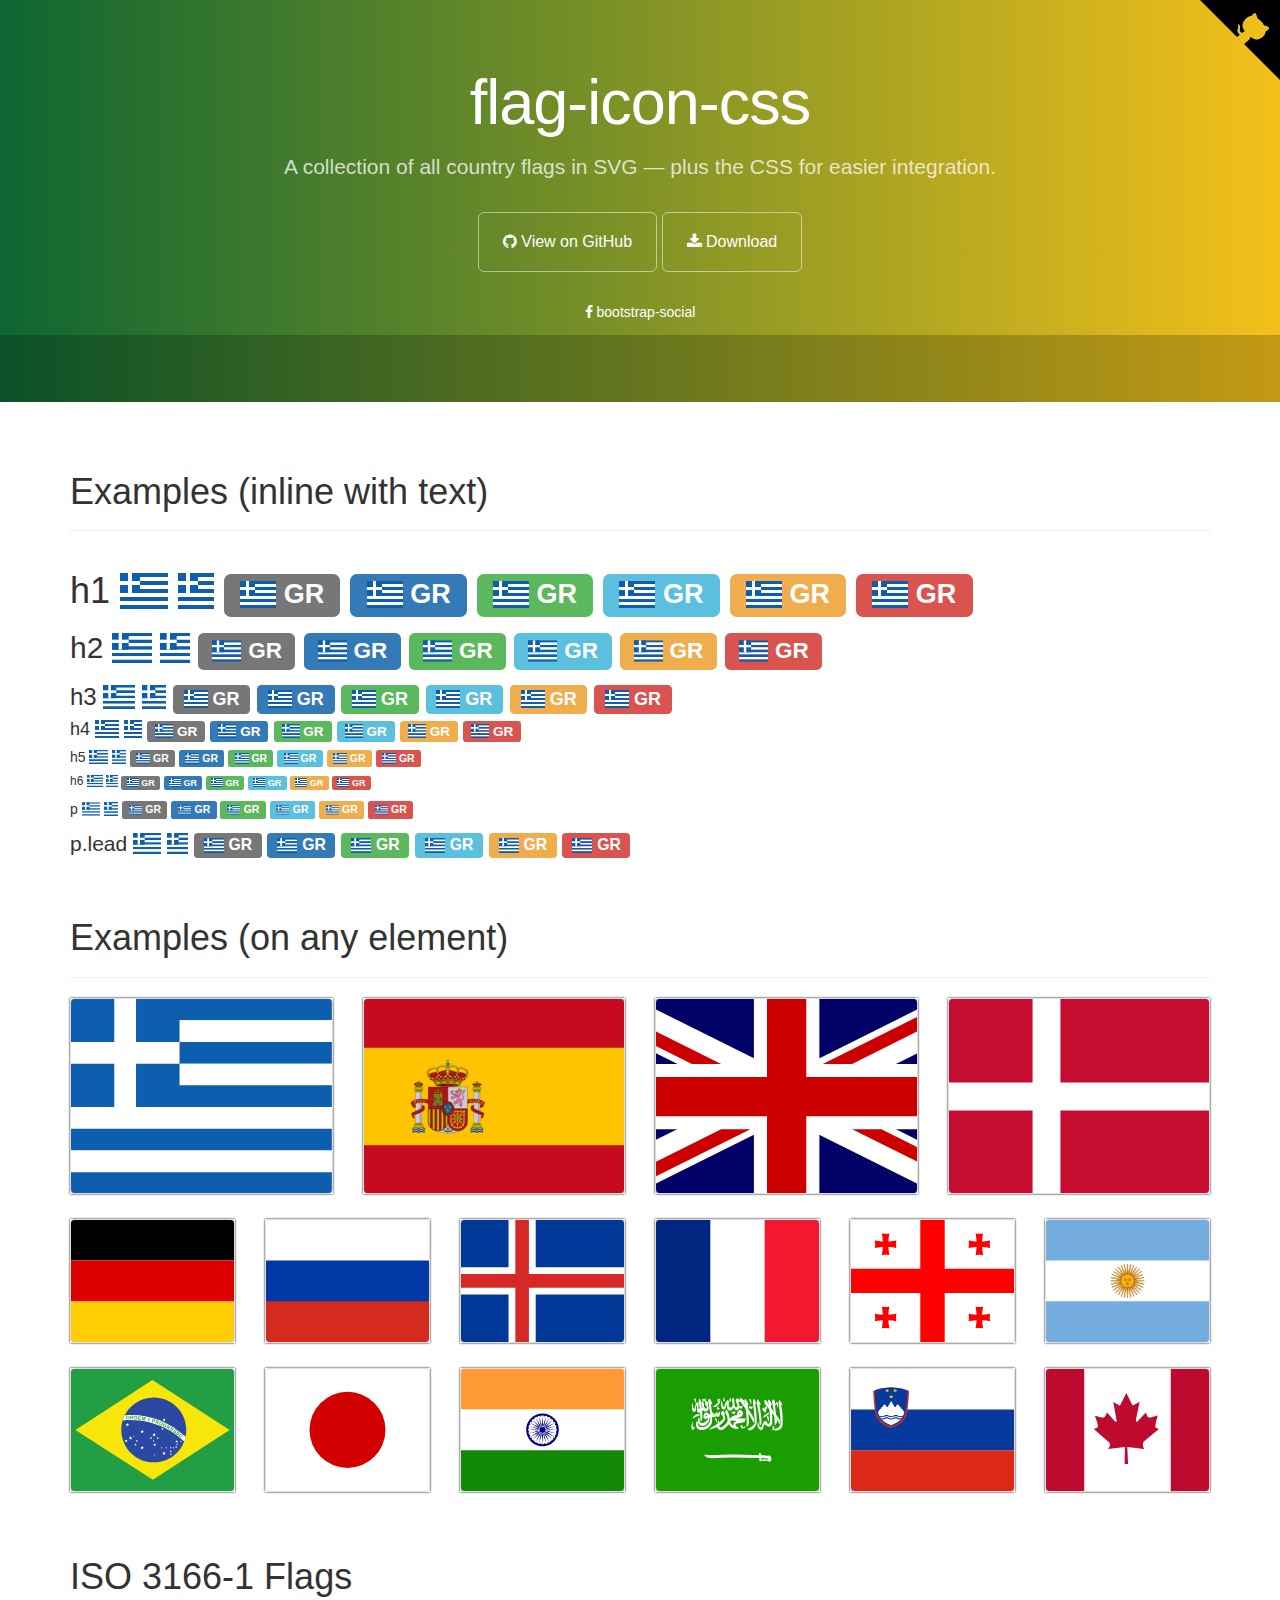
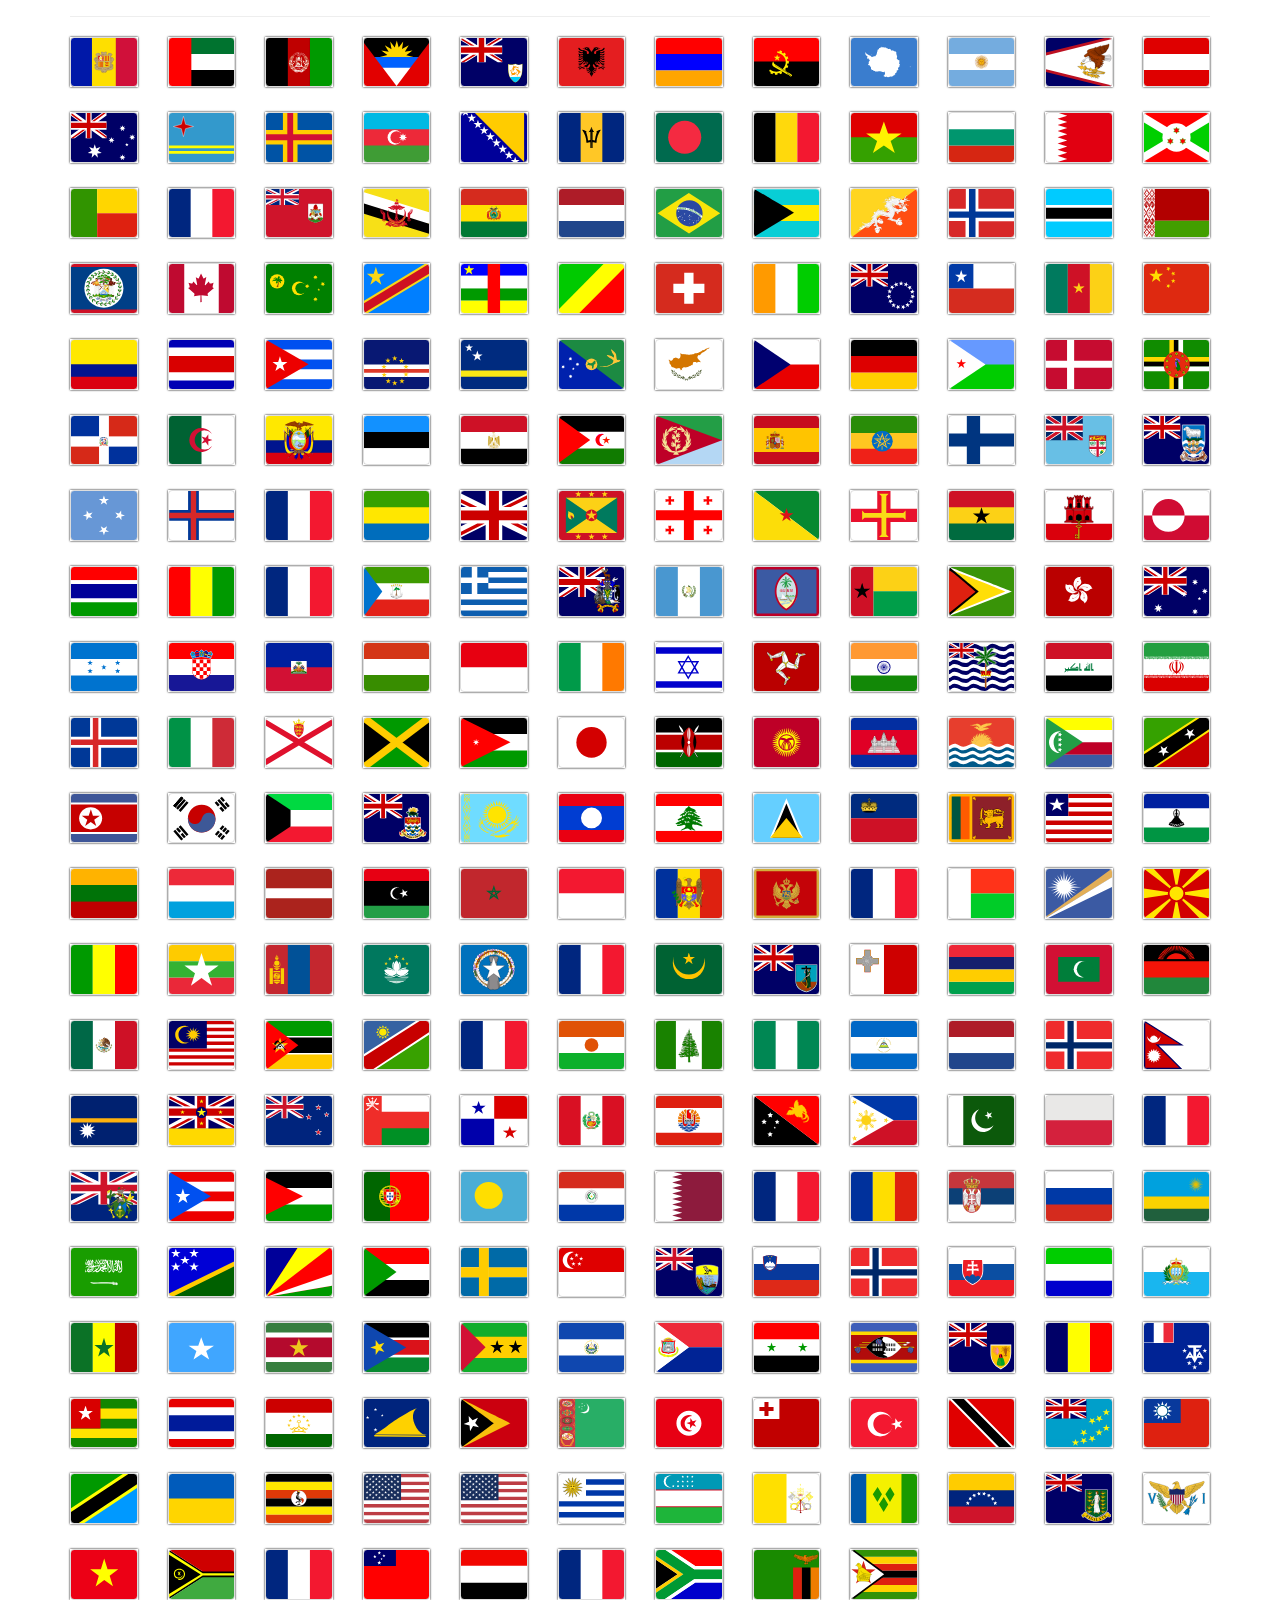
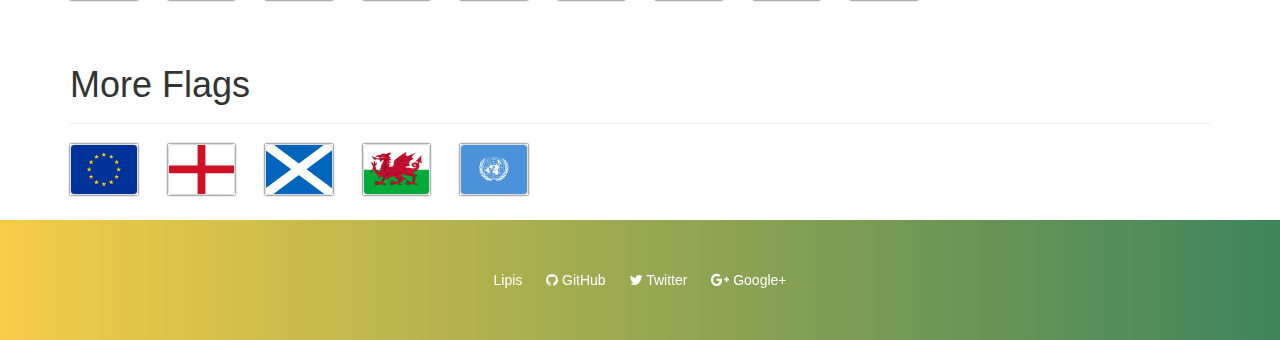
<file: CV/librairies/flag/index.html>
<!DOCTYPE html>
<html lang="en">
  <head>
    <meta charset="utf-8">
    <meta name="viewport" content="width=device-width, initial-scale=1.0">
    <meta property="og:type" content="website" />
    <meta property="og:url" content="https://lipis.github.io/flag-icon-css/" />

    <title>SVG Country Flags | flag-icon-css</title>

    <link href="https://maxcdn.bootstrapcdn.com/bootstrap/3.3.6/css/bootstrap.min.css" rel="stylesheet" id="bootstrap">
    <link href="https://maxcdn.bootstrapcdn.com/font-awesome/4.5.0/css/font-awesome.min.css" rel="stylesheet">
    <link href="./assets/docs.css" rel="stylesheet">
    <link href="./css/flag-icon.css" rel="stylesheet">
  </head>

  <body>
    <div class="jumbotron">
      <div class="container">
        <h1>flag-icon-css</h1>
        <p>
          A collection of all country flags in SVG — plus the CSS for easier integration.
        </p>
        <a href="https://github.com/lipis/flag-icon-css" class="btn btn-outline btn-lg"><span class="fa fa-github"></span> View on GitHub</a>
        <a href="https://github.com/lipis/flag-icon-css/archive/master.zip" class="btn btn-outline btn-lg"><span class="fa fa-download"></span> Download</a>
        <ul class="jumbotron-links">
          <li><a href="https://lipis.github.io/bootstrap-social"><span class="fa fa-facebook"></span> bootstrap-social</a></li>
        </ul>
      </div>
      <div class="bottom">
        <iframe src="https://ghbtns.com/github-btn.html?user=lipis&amp;repo=flag-icon-css&amp;type=watch&amp;count=true" class="social-share"></iframe>
      </div>
    </div>
    <script>
      if (window.location.hostname.indexOf('github') > 0) {
        window.location.replace("http://flag-icon-css.lip.is/");
      }
    </script>
    <div class="container">
      <section id="examples">
        <div class="page-header">
          <h1>Examples (inline with text)</h1>
        </div>
        <div class="no-wrap">
          <h1>
            h1
            <span class="flag-icon flag-icon-gr"></span>
            <span class="flag-icon flag-icon-squared flag-icon-gr"></span>
            <span class="label label-default"><span class="flag-icon flag-icon-gr"></span> GR</span>
            <span class="label label-primary"><span class="flag-icon flag-icon-gr"></span> GR</span>
            <span class="label label-success"><span class="flag-icon flag-icon-gr"></span> GR</span>
            <span class="label label-info"><span class="flag-icon flag-icon-gr"></span> GR</span>
            <span class="label label-warning"><span class="flag-icon flag-icon-gr"></span> GR</span>
            <span class="label label-danger"><span class="flag-icon flag-icon-gr"></span> GR</span>
          </h1>
          <h2>
            h2
            <span class="flag-icon flag-icon-gr"></span>
            <span class="flag-icon flag-icon-squared flag-icon-gr"></span>
            <span class="label label-default"><span class="flag-icon flag-icon-gr"></span> GR</span>
            <span class="label label-primary"><span class="flag-icon flag-icon-gr"></span> GR</span>
            <span class="label label-success"><span class="flag-icon flag-icon-gr"></span> GR</span>
            <span class="label label-info"><span class="flag-icon flag-icon-gr"></span> GR</span>
            <span class="label label-warning"><span class="flag-icon flag-icon-gr"></span> GR</span>
            <span class="label label-danger"><span class="flag-icon flag-icon-gr"></span> GR</span>
          </h2>
          <h3>
            h3
            <span class="flag-icon flag-icon-gr"></span>
            <span class="flag-icon flag-icon-squared flag-icon-gr"></span>
            <span class="label label-default"><span class="flag-icon flag-icon-gr"></span> GR</span>
            <span class="label label-primary"><span class="flag-icon flag-icon-gr"></span> GR</span>
            <span class="label label-success"><span class="flag-icon flag-icon-gr"></span> GR</span>
            <span class="label label-info"><span class="flag-icon flag-icon-gr"></span> GR</span>
            <span class="label label-warning"><span class="flag-icon flag-icon-gr"></span> GR</span>
            <span class="label label-danger"><span class="flag-icon flag-icon-gr"></span> GR</span>
          </h3>
          <h4>
            h4
            <span class="flag-icon flag-icon-gr"></span>
            <span class="flag-icon flag-icon-squared flag-icon-gr"></span>
            <span class="label label-default"><span class="flag-icon flag-icon-gr"></span> GR</span>
            <span class="label label-primary"><span class="flag-icon flag-icon-gr"></span> GR</span>
            <span class="label label-success"><span class="flag-icon flag-icon-gr"></span> GR</span>
            <span class="label label-info"><span class="flag-icon flag-icon-gr"></span> GR</span>
            <span class="label label-warning"><span class="flag-icon flag-icon-gr"></span> GR</span>
            <span class="label label-danger"><span class="flag-icon flag-icon-gr"></span> GR</span>
          </h4>
          <h5>
            h5
            <span class="flag-icon flag-icon-gr"></span>
            <span class="flag-icon flag-icon-squared flag-icon-gr"></span>
            <span class="label label-default"><span class="flag-icon flag-icon-gr"></span> GR</span>
            <span class="label label-primary"><span class="flag-icon flag-icon-gr"></span> GR</span>
            <span class="label label-success"><span class="flag-icon flag-icon-gr"></span> GR</span>
            <span class="label label-info"><span class="flag-icon flag-icon-gr"></span> GR</span>
            <span class="label label-warning"><span class="flag-icon flag-icon-gr"></span> GR</span>
            <span class="label label-danger"><span class="flag-icon flag-icon-gr"></span> GR</span>
          </h5>
          <h6>
            h6
            <span class="flag-icon flag-icon-gr"></span>
            <span class="flag-icon flag-icon-squared flag-icon-gr"></span>
            <span class="label label-default"><span class="flag-icon flag-icon-gr"></span> GR</span>
            <span class="label label-primary"><span class="flag-icon flag-icon-gr"></span> GR</span>
            <span class="label label-success"><span class="flag-icon flag-icon-gr"></span> GR</span>
            <span class="label label-info"><span class="flag-icon flag-icon-gr"></span> GR</span>
            <span class="label label-warning"><span class="flag-icon flag-icon-gr"></span> GR</span>
            <span class="label label-danger"><span class="flag-icon flag-icon-gr"></span> GR</span>
          </h6>
          <p>
            p
            <span class="flag-icon flag-icon-gr"></span>
            <span class="flag-icon flag-icon-squared flag-icon-gr"></span>
            <span class="label label-default"><span class="flag-icon flag-icon-gr"></span> GR</span>
            <span class="label label-primary"><span class="flag-icon flag-icon-gr"></span> GR</span>
            <span class="label label-success"><span class="flag-icon flag-icon-gr"></span> GR</span>
            <span class="label label-info"><span class="flag-icon flag-icon-gr"></span> GR</span>
            <span class="label label-warning"><span class="flag-icon flag-icon-gr"></span> GR</span>
            <span class="label label-danger"><span class="flag-icon flag-icon-gr"></span> GR</span>
          </p>
          <p class="lead">
            p.lead
            <span class="flag-icon flag-icon-gr"></span>
            <span class="flag-icon flag-icon-squared flag-icon-gr"></span>
            <span class="label label-default"><span class="flag-icon flag-icon-gr"></span> GR</span>
            <span class="label label-primary"><span class="flag-icon flag-icon-gr"></span> GR</span>
            <span class="label label-success"><span class="flag-icon flag-icon-gr"></span> GR</span>
            <span class="label label-info"><span class="flag-icon flag-icon-gr"></span> GR</span>
            <span class="label label-warning"><span class="flag-icon flag-icon-gr"></span> GR</span>
            <span class="label label-danger"><span class="flag-icon flag-icon-gr"></span> GR</span>
          </p>
        </section>
      </section>
      <section id="more" class="d">
        <div class="page-header">
          <h1>Examples (on any element)</h1>
        </div>
        <div class="row">
          <div class="col-lg-3 col-md-4 col-sm-4 col-xs-6">
            <div class="flag-wrapper">
              <div class="img-thumbnail flag flag-icon-background flag-icon-gr"></div>
            </div>
          </div>
          <div class="col-lg-3 col-md-4 col-sm-4 col-xs-6">
            <div class="flag-wrapper">
              <div class="img-thumbnail flag flag-icon-background flag-icon-es"></div>
            </div>
          </div>
          <div class="col-lg-3 col-md-4 col-sm-4 col-xs-3">
            <div class="flag-wrapper">
              <div class="img-thumbnail flag flag-icon-background flag-icon-gb"></div>
            </div>
          </div>
          <div class="col-lg-3 col-sm-2 col-xs-3">
            <div class="flag-wrapper">
              <div class="img-thumbnail flag flag-icon-background flag-icon-dk"></div>
            </div>
          </div>
          <div class="col-sm-2 col-xs-3">
            <div class="flag-wrapper">
              <div class="img-thumbnail flag flag-icon-background flag-icon-de"></div>
            </div>
          </div>
          <div class="col-sm-2 col-xs-3">
            <div class="flag-wrapper">
              <div class="img-thumbnail flag flag-icon-background flag-icon-ru"></div>
            </div>
          </div>
          <div class="col-sm-2 col-xs-3">
            <div class="flag-wrapper">
              <div class="img-thumbnail flag flag-icon-background flag-icon-is"></div>
            </div>
          </div>
          <div class="col-sm-2 col-xs-3">
            <div class="flag-wrapper">
              <div class="img-thumbnail flag flag-icon-background flag-icon-fr"></div>
            </div>
          </div>
          <div class="col-sm-2 col-xs-3">
            <div class="flag-wrapper">
              <div class="img-thumbnail flag flag-icon-background flag-icon-ge"></div>
            </div>
          </div>
          <div class="col-sm-2 col-xs-3">
            <div class="flag-wrapper">
              <div class="img-thumbnail flag flag-icon-background flag-icon-ar"></div>
            </div>
          </div>
          <div class="col-sm-2 col-xs-3">
            <div class="flag-wrapper">
              <div class="img-thumbnail flag flag-icon-background flag-icon-br"></div>
            </div>
          </div>
          <div class="col-sm-2 col-xs-3">
            <div class="flag-wrapper">
              <div class="img-thumbnail flag flag-icon-background flag-icon-jp"></div>
            </div>
          </div>
          <div class="col-sm-2 col-xs-3 hidden-xs">
            <div class="flag-wrapper">
              <div class="img-thumbnail flag flag-icon-background flag-icon-in"></div>
            </div>
          </div>
          <div class="col-sm-2 col-xs-3">
            <div class="flag-wrapper">
              <div class="img-thumbnail flag flag-icon-background flag-icon-sa"></div>
            </div>
          </div>
          <div class="col-sm-2 col-xs-3">
            <div class="flag-wrapper">
              <div class="img-thumbnail flag flag-icon-background flag-icon-si"></div>
            </div>
          </div>
          <div class="col-sm-2 col-xs-3 visible-lg">
            <div class="flag-wrapper">
              <div class="img-thumbnail flag flag-icon-background flag-icon-ca"></div>
            </div>
          </div>
        </div>
      </section>
      <section class="all-flags">
        <div class="page-header">
          <h1>ISO 3166-1 Flags</h1>
        </div>
        <div class="row">
          <div class="col-md-1 col-sm-2 col-xs-3"><div class="flag-wrapper"><div class="img-thumbnail flag flag-icon-background flag-icon-ad" title="ad" id="ad"></div></div></div>
          <div class="col-md-1 col-sm-2 col-xs-3"><div class="flag-wrapper"><div class="img-thumbnail flag flag-icon-background flag-icon-ae" title="ae" id="ae"></div></div></div>
          <div class="col-md-1 col-sm-2 col-xs-3"><div class="flag-wrapper"><div class="img-thumbnail flag flag-icon-background flag-icon-af" title="af" id="af"></div></div></div>
          <div class="col-md-1 col-sm-2 col-xs-3"><div class="flag-wrapper"><div class="img-thumbnail flag flag-icon-background flag-icon-ag" title="ag" id="ag"></div></div></div>
          <div class="col-md-1 col-sm-2 col-xs-3"><div class="flag-wrapper"><div class="img-thumbnail flag flag-icon-background flag-icon-ai" title="ai" id="ai"></div></div></div>
          <div class="col-md-1 col-sm-2 col-xs-3"><div class="flag-wrapper"><div class="img-thumbnail flag flag-icon-background flag-icon-al" title="al" id="al"></div></div></div>
          <div class="col-md-1 col-sm-2 col-xs-3"><div class="flag-wrapper"><div class="img-thumbnail flag flag-icon-background flag-icon-am" title="am" id="am"></div></div></div>
          <div class="col-md-1 col-sm-2 col-xs-3"><div class="flag-wrapper"><div class="img-thumbnail flag flag-icon-background flag-icon-ao" title="ao" id="ao"></div></div></div>
          <div class="col-md-1 col-sm-2 col-xs-3"><div class="flag-wrapper"><div class="img-thumbnail flag flag-icon-background flag-icon-aq" title="aq" id="aq"></div></div></div>
          <div class="col-md-1 col-sm-2 col-xs-3"><div class="flag-wrapper"><div class="img-thumbnail flag flag-icon-background flag-icon-ar" title="ar" id="ar"></div></div></div>
          <div class="col-md-1 col-sm-2 col-xs-3"><div class="flag-wrapper"><div class="img-thumbnail flag flag-icon-background flag-icon-as" title="as" id="as"></div></div></div>
          <div class="col-md-1 col-sm-2 col-xs-3"><div class="flag-wrapper"><div class="img-thumbnail flag flag-icon-background flag-icon-at" title="at" id="at"></div></div></div>
          <div class="col-md-1 col-sm-2 col-xs-3"><div class="flag-wrapper"><div class="img-thumbnail flag flag-icon-background flag-icon-au" title="au" id="au"></div></div></div>
          <div class="col-md-1 col-sm-2 col-xs-3"><div class="flag-wrapper"><div class="img-thumbnail flag flag-icon-background flag-icon-aw" title="aw" id="aw"></div></div></div>
          <div class="col-md-1 col-sm-2 col-xs-3"><div class="flag-wrapper"><div class="img-thumbnail flag flag-icon-background flag-icon-ax" title="ax" id="ax"></div></div></div>
          <div class="col-md-1 col-sm-2 col-xs-3"><div class="flag-wrapper"><div class="img-thumbnail flag flag-icon-background flag-icon-az" title="az" id="az"></div></div></div>
          <div class="col-md-1 col-sm-2 col-xs-3"><div class="flag-wrapper"><div class="img-thumbnail flag flag-icon-background flag-icon-ba" title="ba" id="ba"></div></div></div>
          <div class="col-md-1 col-sm-2 col-xs-3"><div class="flag-wrapper"><div class="img-thumbnail flag flag-icon-background flag-icon-bb" title="bb" id="bb"></div></div></div>
          <div class="col-md-1 col-sm-2 col-xs-3"><div class="flag-wrapper"><div class="img-thumbnail flag flag-icon-background flag-icon-bd" title="bd" id="bd"></div></div></div>
          <div class="col-md-1 col-sm-2 col-xs-3"><div class="flag-wrapper"><div class="img-thumbnail flag flag-icon-background flag-icon-be" title="be" id="be"></div></div></div>
          <div class="col-md-1 col-sm-2 col-xs-3"><div class="flag-wrapper"><div class="img-thumbnail flag flag-icon-background flag-icon-bf" title="bf" id="bf"></div></div></div>
          <div class="col-md-1 col-sm-2 col-xs-3"><div class="flag-wrapper"><div class="img-thumbnail flag flag-icon-background flag-icon-bg" title="bg" id="bg"></div></div></div>
          <div class="col-md-1 col-sm-2 col-xs-3"><div class="flag-wrapper"><div class="img-thumbnail flag flag-icon-background flag-icon-bh" title="bh" id="bh"></div></div></div>
          <div class="col-md-1 col-sm-2 col-xs-3"><div class="flag-wrapper"><div class="img-thumbnail flag flag-icon-background flag-icon-bi" title="bi" id="bi"></div></div></div>
          <div class="col-md-1 col-sm-2 col-xs-3"><div class="flag-wrapper"><div class="img-thumbnail flag flag-icon-background flag-icon-bj" title="bj" id="bj"></div></div></div>
          <div class="col-md-1 col-sm-2 col-xs-3"><div class="flag-wrapper"><div class="img-thumbnail flag flag-icon-background flag-icon-bl" title="bl" id="bl"></div></div></div>
          <div class="col-md-1 col-sm-2 col-xs-3"><div class="flag-wrapper"><div class="img-thumbnail flag flag-icon-background flag-icon-bm" title="bm" id="bm"></div></div></div>
          <div class="col-md-1 col-sm-2 col-xs-3"><div class="flag-wrapper"><div class="img-thumbnail flag flag-icon-background flag-icon-bn" title="bn" id="bn"></div></div></div>
          <div class="col-md-1 col-sm-2 col-xs-3"><div class="flag-wrapper"><div class="img-thumbnail flag flag-icon-background flag-icon-bo" title="bo" id="bo"></div></div></div>
          <div class="col-md-1 col-sm-2 col-xs-3"><div class="flag-wrapper"><div class="img-thumbnail flag flag-icon-background flag-icon-bq" title="bq" id="bq"></div></div></div>
          <div class="col-md-1 col-sm-2 col-xs-3"><div class="flag-wrapper"><div class="img-thumbnail flag flag-icon-background flag-icon-br" title="br" id="br"></div></div></div>
          <div class="col-md-1 col-sm-2 col-xs-3"><div class="flag-wrapper"><div class="img-thumbnail flag flag-icon-background flag-icon-bs" title="bs" id="bs"></div></div></div>
          <div class="col-md-1 col-sm-2 col-xs-3"><div class="flag-wrapper"><div class="img-thumbnail flag flag-icon-background flag-icon-bt" title="bt" id="bt"></div></div></div>
          <div class="col-md-1 col-sm-2 col-xs-3"><div class="flag-wrapper"><div class="img-thumbnail flag flag-icon-background flag-icon-bv" title="bv" id="bv"></div></div></div>
          <div class="col-md-1 col-sm-2 col-xs-3"><div class="flag-wrapper"><div class="img-thumbnail flag flag-icon-background flag-icon-bw" title="bw" id="bw"></div></div></div>
          <div class="col-md-1 col-sm-2 col-xs-3"><div class="flag-wrapper"><div class="img-thumbnail flag flag-icon-background flag-icon-by" title="by" id="by"></div></div></div>
          <div class="col-md-1 col-sm-2 col-xs-3"><div class="flag-wrapper"><div class="img-thumbnail flag flag-icon-background flag-icon-bz" title="bz" id="bz"></div></div></div>
          <div class="col-md-1 col-sm-2 col-xs-3"><div class="flag-wrapper"><div class="img-thumbnail flag flag-icon-background flag-icon-ca" title="ca" id="ca"></div></div></div>
          <div class="col-md-1 col-sm-2 col-xs-3"><div class="flag-wrapper"><div class="img-thumbnail flag flag-icon-background flag-icon-cc" title="cc" id="cc"></div></div></div>
          <div class="col-md-1 col-sm-2 col-xs-3"><div class="flag-wrapper"><div class="img-thumbnail flag flag-icon-background flag-icon-cd" title="cd" id="cd"></div></div></div>
          <div class="col-md-1 col-sm-2 col-xs-3"><div class="flag-wrapper"><div class="img-thumbnail flag flag-icon-background flag-icon-cf" title="cf" id="cf"></div></div></div>
          <div class="col-md-1 col-sm-2 col-xs-3"><div class="flag-wrapper"><div class="img-thumbnail flag flag-icon-background flag-icon-cg" title="cg" id="cg"></div></div></div>
          <div class="col-md-1 col-sm-2 col-xs-3"><div class="flag-wrapper"><div class="img-thumbnail flag flag-icon-background flag-icon-ch" title="ch" id="ch"></div></div></div>
          <div class="col-md-1 col-sm-2 col-xs-3"><div class="flag-wrapper"><div class="img-thumbnail flag flag-icon-background flag-icon-ci" title="ci" id="ci"></div></div></div>
          <div class="col-md-1 col-sm-2 col-xs-3"><div class="flag-wrapper"><div class="img-thumbnail flag flag-icon-background flag-icon-ck" title="ck" id="ck"></div></div></div>
          <div class="col-md-1 col-sm-2 col-xs-3"><div class="flag-wrapper"><div class="img-thumbnail flag flag-icon-background flag-icon-cl" title="cl" id="cl"></div></div></div>
          <div class="col-md-1 col-sm-2 col-xs-3"><div class="flag-wrapper"><div class="img-thumbnail flag flag-icon-background flag-icon-cm" title="cm" id="cm"></div></div></div>
          <div class="col-md-1 col-sm-2 col-xs-3"><div class="flag-wrapper"><div class="img-thumbnail flag flag-icon-background flag-icon-cn" title="cn" id="cn"></div></div></div>
          <div class="col-md-1 col-sm-2 col-xs-3"><div class="flag-wrapper"><div class="img-thumbnail flag flag-icon-background flag-icon-co" title="co" id="co"></div></div></div>
          <div class="col-md-1 col-sm-2 col-xs-3"><div class="flag-wrapper"><div class="img-thumbnail flag flag-icon-background flag-icon-cr" title="cr" id="cr"></div></div></div>
          <div class="col-md-1 col-sm-2 col-xs-3"><div class="flag-wrapper"><div class="img-thumbnail flag flag-icon-background flag-icon-cu" title="cu" id="cu"></div></div></div>
          <div class="col-md-1 col-sm-2 col-xs-3"><div class="flag-wrapper"><div class="img-thumbnail flag flag-icon-background flag-icon-cv" title="cv" id="cv"></div></div></div>
          <div class="col-md-1 col-sm-2 col-xs-3"><div class="flag-wrapper"><div class="img-thumbnail flag flag-icon-background flag-icon-cw" title="cw" id="cw"></div></div></div>
          <div class="col-md-1 col-sm-2 col-xs-3"><div class="flag-wrapper"><div class="img-thumbnail flag flag-icon-background flag-icon-cx" title="cx" id="cx"></div></div></div>
          <div class="col-md-1 col-sm-2 col-xs-3"><div class="flag-wrapper"><div class="img-thumbnail flag flag-icon-background flag-icon-cy" title="cy" id="cy"></div></div></div>
          <div class="col-md-1 col-sm-2 col-xs-3"><div class="flag-wrapper"><div class="img-thumbnail flag flag-icon-background flag-icon-cz" title="cz" id="cz"></div></div></div>
          <div class="col-md-1 col-sm-2 col-xs-3"><div class="flag-wrapper"><div class="img-thumbnail flag flag-icon-background flag-icon-de" title="de" id="de"></div></div></div>
          <div class="col-md-1 col-sm-2 col-xs-3"><div class="flag-wrapper"><div class="img-thumbnail flag flag-icon-background flag-icon-dj" title="dj" id="dj"></div></div></div>
          <div class="col-md-1 col-sm-2 col-xs-3"><div class="flag-wrapper"><div class="img-thumbnail flag flag-icon-background flag-icon-dk" title="dk" id="dk"></div></div></div>
          <div class="col-md-1 col-sm-2 col-xs-3"><div class="flag-wrapper"><div class="img-thumbnail flag flag-icon-background flag-icon-dm" title="dm" id="dm"></div></div></div>
          <div class="col-md-1 col-sm-2 col-xs-3"><div class="flag-wrapper"><div class="img-thumbnail flag flag-icon-background flag-icon-do" title="do" id="do"></div></div></div>
          <div class="col-md-1 col-sm-2 col-xs-3"><div class="flag-wrapper"><div class="img-thumbnail flag flag-icon-background flag-icon-dz" title="dz" id="dz"></div></div></div>
          <div class="col-md-1 col-sm-2 col-xs-3"><div class="flag-wrapper"><div class="img-thumbnail flag flag-icon-background flag-icon-ec" title="ec" id="ec"></div></div></div>
          <div class="col-md-1 col-sm-2 col-xs-3"><div class="flag-wrapper"><div class="img-thumbnail flag flag-icon-background flag-icon-ee" title="ee" id="ee"></div></div></div>
          <div class="col-md-1 col-sm-2 col-xs-3"><div class="flag-wrapper"><div class="img-thumbnail flag flag-icon-background flag-icon-eg" title="eg" id="eg"></div></div></div>
          <div class="col-md-1 col-sm-2 col-xs-3"><div class="flag-wrapper"><div class="img-thumbnail flag flag-icon-background flag-icon-eh" title="eh" id="eh"></div></div></div>
          <div class="col-md-1 col-sm-2 col-xs-3"><div class="flag-wrapper"><div class="img-thumbnail flag flag-icon-background flag-icon-er" title="er" id="er"></div></div></div>
          <div class="col-md-1 col-sm-2 col-xs-3"><div class="flag-wrapper"><div class="img-thumbnail flag flag-icon-background flag-icon-es" title="es" id="es"></div></div></div>
          <div class="col-md-1 col-sm-2 col-xs-3"><div class="flag-wrapper"><div class="img-thumbnail flag flag-icon-background flag-icon-et" title="et" id="et"></div></div></div>
          <div class="col-md-1 col-sm-2 col-xs-3"><div class="flag-wrapper"><div class="img-thumbnail flag flag-icon-background flag-icon-fi" title="fi" id="fi"></div></div></div>
          <div class="col-md-1 col-sm-2 col-xs-3"><div class="flag-wrapper"><div class="img-thumbnail flag flag-icon-background flag-icon-fj" title="fj" id="fj"></div></div></div>
          <div class="col-md-1 col-sm-2 col-xs-3"><div class="flag-wrapper"><div class="img-thumbnail flag flag-icon-background flag-icon-fk" title="fk" id="fk"></div></div></div>
          <div class="col-md-1 col-sm-2 col-xs-3"><div class="flag-wrapper"><div class="img-thumbnail flag flag-icon-background flag-icon-fm" title="fm" id="fm"></div></div></div>
          <div class="col-md-1 col-sm-2 col-xs-3"><div class="flag-wrapper"><div class="img-thumbnail flag flag-icon-background flag-icon-fo" title="fo" id="fo"></div></div></div>
          <div class="col-md-1 col-sm-2 col-xs-3"><div class="flag-wrapper"><div class="img-thumbnail flag flag-icon-background flag-icon-fr" title="fr" id="fr"></div></div></div>
          <div class="col-md-1 col-sm-2 col-xs-3"><div class="flag-wrapper"><div class="img-thumbnail flag flag-icon-background flag-icon-ga" title="ga" id="ga"></div></div></div>
          <div class="col-md-1 col-sm-2 col-xs-3"><div class="flag-wrapper"><div class="img-thumbnail flag flag-icon-background flag-icon-gb" title="gb" id="gb"></div></div></div>
          <div class="col-md-1 col-sm-2 col-xs-3"><div class="flag-wrapper"><div class="img-thumbnail flag flag-icon-background flag-icon-gd" title="gd" id="gd"></div></div></div>
          <div class="col-md-1 col-sm-2 col-xs-3"><div class="flag-wrapper"><div class="img-thumbnail flag flag-icon-background flag-icon-ge" title="ge" id="ge"></div></div></div>
          <div class="col-md-1 col-sm-2 col-xs-3"><div class="flag-wrapper"><div class="img-thumbnail flag flag-icon-background flag-icon-gf" title="gf" id="gf"></div></div></div>
          <div class="col-md-1 col-sm-2 col-xs-3"><div class="flag-wrapper"><div class="img-thumbnail flag flag-icon-background flag-icon-gg" title="gg" id="gg"></div></div></div>
          <div class="col-md-1 col-sm-2 col-xs-3"><div class="flag-wrapper"><div class="img-thumbnail flag flag-icon-background flag-icon-gh" title="gh" id="gh"></div></div></div>
          <div class="col-md-1 col-sm-2 col-xs-3"><div class="flag-wrapper"><div class="img-thumbnail flag flag-icon-background flag-icon-gi" title="gi" id="gi"></div></div></div>
          <div class="col-md-1 col-sm-2 col-xs-3"><div class="flag-wrapper"><div class="img-thumbnail flag flag-icon-background flag-icon-gl" title="gl" id="gl"></div></div></div>
          <div class="col-md-1 col-sm-2 col-xs-3"><div class="flag-wrapper"><div class="img-thumbnail flag flag-icon-background flag-icon-gm" title="gm" id="gm"></div></div></div>
          <div class="col-md-1 col-sm-2 col-xs-3"><div class="flag-wrapper"><div class="img-thumbnail flag flag-icon-background flag-icon-gn" title="gn" id="gn"></div></div></div>
          <div class="col-md-1 col-sm-2 col-xs-3"><div class="flag-wrapper"><div class="img-thumbnail flag flag-icon-background flag-icon-gp" title="gp" id="gp"></div></div></div>
          <div class="col-md-1 col-sm-2 col-xs-3"><div class="flag-wrapper"><div class="img-thumbnail flag flag-icon-background flag-icon-gq" title="gq" id="gq"></div></div></div>
          <div class="col-md-1 col-sm-2 col-xs-3"><div class="flag-wrapper"><div class="img-thumbnail flag flag-icon-background flag-icon-gr" title="gr" id="gr"></div></div></div>
          <div class="col-md-1 col-sm-2 col-xs-3"><div class="flag-wrapper"><div class="img-thumbnail flag flag-icon-background flag-icon-gs" title="gs" id="gs"></div></div></div>
          <div class="col-md-1 col-sm-2 col-xs-3"><div class="flag-wrapper"><div class="img-thumbnail flag flag-icon-background flag-icon-gt" title="gt" id="gt"></div></div></div>
          <div class="col-md-1 col-sm-2 col-xs-3"><div class="flag-wrapper"><div class="img-thumbnail flag flag-icon-background flag-icon-gu" title="gu" id="gu"></div></div></div>
          <div class="col-md-1 col-sm-2 col-xs-3"><div class="flag-wrapper"><div class="img-thumbnail flag flag-icon-background flag-icon-gw" title="gw" id="gw"></div></div></div>
          <div class="col-md-1 col-sm-2 col-xs-3"><div class="flag-wrapper"><div class="img-thumbnail flag flag-icon-background flag-icon-gy" title="gy" id="gy"></div></div></div>
          <div class="col-md-1 col-sm-2 col-xs-3"><div class="flag-wrapper"><div class="img-thumbnail flag flag-icon-background flag-icon-hk" title="hk" id="hk"></div></div></div>
          <div class="col-md-1 col-sm-2 col-xs-3"><div class="flag-wrapper"><div class="img-thumbnail flag flag-icon-background flag-icon-hm" title="hm" id="hm"></div></div></div>
          <div class="col-md-1 col-sm-2 col-xs-3"><div class="flag-wrapper"><div class="img-thumbnail flag flag-icon-background flag-icon-hn" title="hn" id="hn"></div></div></div>
          <div class="col-md-1 col-sm-2 col-xs-3"><div class="flag-wrapper"><div class="img-thumbnail flag flag-icon-background flag-icon-hr" title="hr" id="hr"></div></div></div>
          <div class="col-md-1 col-sm-2 col-xs-3"><div class="flag-wrapper"><div class="img-thumbnail flag flag-icon-background flag-icon-ht" title="ht" id="ht"></div></div></div>
          <div class="col-md-1 col-sm-2 col-xs-3"><div class="flag-wrapper"><div class="img-thumbnail flag flag-icon-background flag-icon-hu" title="hu" id="hu"></div></div></div>
          <div class="col-md-1 col-sm-2 col-xs-3"><div class="flag-wrapper"><div class="img-thumbnail flag flag-icon-background flag-icon-id" title="id" id="id"></div></div></div>
          <div class="col-md-1 col-sm-2 col-xs-3"><div class="flag-wrapper"><div class="img-thumbnail flag flag-icon-background flag-icon-ie" title="ie" id="ie"></div></div></div>
          <div class="col-md-1 col-sm-2 col-xs-3"><div class="flag-wrapper"><div class="img-thumbnail flag flag-icon-background flag-icon-il" title="il" id="il"></div></div></div>
          <div class="col-md-1 col-sm-2 col-xs-3"><div class="flag-wrapper"><div class="img-thumbnail flag flag-icon-background flag-icon-im" title="im" id="im"></div></div></div>
          <div class="col-md-1 col-sm-2 col-xs-3"><div class="flag-wrapper"><div class="img-thumbnail flag flag-icon-background flag-icon-in" title="in" id="in"></div></div></div>
          <div class="col-md-1 col-sm-2 col-xs-3"><div class="flag-wrapper"><div class="img-thumbnail flag flag-icon-background flag-icon-io" title="io" id="io"></div></div></div>
          <div class="col-md-1 col-sm-2 col-xs-3"><div class="flag-wrapper"><div class="img-thumbnail flag flag-icon-background flag-icon-iq" title="iq" id="iq"></div></div></div>
          <div class="col-md-1 col-sm-2 col-xs-3"><div class="flag-wrapper"><div class="img-thumbnail flag flag-icon-background flag-icon-ir" title="ir" id="ir"></div></div></div>
          <div class="col-md-1 col-sm-2 col-xs-3"><div class="flag-wrapper"><div class="img-thumbnail flag flag-icon-background flag-icon-is" title="is" id="is"></div></div></div>
          <div class="col-md-1 col-sm-2 col-xs-3"><div class="flag-wrapper"><div class="img-thumbnail flag flag-icon-background flag-icon-it" title="it" id="it"></div></div></div>
          <div class="col-md-1 col-sm-2 col-xs-3"><div class="flag-wrapper"><div class="img-thumbnail flag flag-icon-background flag-icon-je" title="je" id="je"></div></div></div>
          <div class="col-md-1 col-sm-2 col-xs-3"><div class="flag-wrapper"><div class="img-thumbnail flag flag-icon-background flag-icon-jm" title="jm" id="jm"></div></div></div>
          <div class="col-md-1 col-sm-2 col-xs-3"><div class="flag-wrapper"><div class="img-thumbnail flag flag-icon-background flag-icon-jo" title="jo" id="jo"></div></div></div>
          <div class="col-md-1 col-sm-2 col-xs-3"><div class="flag-wrapper"><div class="img-thumbnail flag flag-icon-background flag-icon-jp" title="jp" id="jp"></div></div></div>
          <div class="col-md-1 col-sm-2 col-xs-3"><div class="flag-wrapper"><div class="img-thumbnail flag flag-icon-background flag-icon-ke" title="ke" id="ke"></div></div></div>
          <div class="col-md-1 col-sm-2 col-xs-3"><div class="flag-wrapper"><div class="img-thumbnail flag flag-icon-background flag-icon-kg" title="kg" id="kg"></div></div></div>
          <div class="col-md-1 col-sm-2 col-xs-3"><div class="flag-wrapper"><div class="img-thumbnail flag flag-icon-background flag-icon-kh" title="kh" id="kh"></div></div></div>
          <div class="col-md-1 col-sm-2 col-xs-3"><div class="flag-wrapper"><div class="img-thumbnail flag flag-icon-background flag-icon-ki" title="ki" id="ki"></div></div></div>
          <div class="col-md-1 col-sm-2 col-xs-3"><div class="flag-wrapper"><div class="img-thumbnail flag flag-icon-background flag-icon-km" title="km" id="km"></div></div></div>
          <div class="col-md-1 col-sm-2 col-xs-3"><div class="flag-wrapper"><div class="img-thumbnail flag flag-icon-background flag-icon-kn" title="kn" id="kn"></div></div></div>
          <div class="col-md-1 col-sm-2 col-xs-3"><div class="flag-wrapper"><div class="img-thumbnail flag flag-icon-background flag-icon-kp" title="kp" id="kp"></div></div></div>
          <div class="col-md-1 col-sm-2 col-xs-3"><div class="flag-wrapper"><div class="img-thumbnail flag flag-icon-background flag-icon-kr" title="kr" id="kr"></div></div></div>
          <div class="col-md-1 col-sm-2 col-xs-3"><div class="flag-wrapper"><div class="img-thumbnail flag flag-icon-background flag-icon-kw" title="kw" id="kw"></div></div></div>
          <div class="col-md-1 col-sm-2 col-xs-3"><div class="flag-wrapper"><div class="img-thumbnail flag flag-icon-background flag-icon-ky" title="ky" id="ky"></div></div></div>
          <div class="col-md-1 col-sm-2 col-xs-3"><div class="flag-wrapper"><div class="img-thumbnail flag flag-icon-background flag-icon-kz" title="kz" id="kz"></div></div></div>
          <div class="col-md-1 col-sm-2 col-xs-3"><div class="flag-wrapper"><div class="img-thumbnail flag flag-icon-background flag-icon-la" title="la" id="la"></div></div></div>
          <div class="col-md-1 col-sm-2 col-xs-3"><div class="flag-wrapper"><div class="img-thumbnail flag flag-icon-background flag-icon-lb" title="lb" id="lb"></div></div></div>
          <div class="col-md-1 col-sm-2 col-xs-3"><div class="flag-wrapper"><div class="img-thumbnail flag flag-icon-background flag-icon-lc" title="lc" id="lc"></div></div></div>
          <div class="col-md-1 col-sm-2 col-xs-3"><div class="flag-wrapper"><div class="img-thumbnail flag flag-icon-background flag-icon-li" title="li" id="li"></div></div></div>
          <div class="col-md-1 col-sm-2 col-xs-3"><div class="flag-wrapper"><div class="img-thumbnail flag flag-icon-background flag-icon-lk" title="lk" id="lk"></div></div></div>
          <div class="col-md-1 col-sm-2 col-xs-3"><div class="flag-wrapper"><div class="img-thumbnail flag flag-icon-background flag-icon-lr" title="lr" id="lr"></div></div></div>
          <div class="col-md-1 col-sm-2 col-xs-3"><div class="flag-wrapper"><div class="img-thumbnail flag flag-icon-background flag-icon-ls" title="ls" id="ls"></div></div></div>
          <div class="col-md-1 col-sm-2 col-xs-3"><div class="flag-wrapper"><div class="img-thumbnail flag flag-icon-background flag-icon-lt" title="lt" id="lt"></div></div></div>
          <div class="col-md-1 col-sm-2 col-xs-3"><div class="flag-wrapper"><div class="img-thumbnail flag flag-icon-background flag-icon-lu" title="lu" id="lu"></div></div></div>
          <div class="col-md-1 col-sm-2 col-xs-3"><div class="flag-wrapper"><div class="img-thumbnail flag flag-icon-background flag-icon-lv" title="lv" id="lv"></div></div></div>
          <div class="col-md-1 col-sm-2 col-xs-3"><div class="flag-wrapper"><div class="img-thumbnail flag flag-icon-background flag-icon-ly" title="ly" id="ly"></div></div></div>
          <div class="col-md-1 col-sm-2 col-xs-3"><div class="flag-wrapper"><div class="img-thumbnail flag flag-icon-background flag-icon-ma" title="ma" id="ma"></div></div></div>
          <div class="col-md-1 col-sm-2 col-xs-3"><div class="flag-wrapper"><div class="img-thumbnail flag flag-icon-background flag-icon-mc" title="mc" id="mc"></div></div></div>
          <div class="col-md-1 col-sm-2 col-xs-3"><div class="flag-wrapper"><div class="img-thumbnail flag flag-icon-background flag-icon-md" title="md" id="md"></div></div></div>
          <div class="col-md-1 col-sm-2 col-xs-3"><div class="flag-wrapper"><div class="img-thumbnail flag flag-icon-background flag-icon-me" title="me" id="me"></div></div></div>
          <div class="col-md-1 col-sm-2 col-xs-3"><div class="flag-wrapper"><div class="img-thumbnail flag flag-icon-background flag-icon-mf" title="mf" id="mf"></div></div></div>
          <div class="col-md-1 col-sm-2 col-xs-3"><div class="flag-wrapper"><div class="img-thumbnail flag flag-icon-background flag-icon-mg" title="mg" id="mg"></div></div></div>
          <div class="col-md-1 col-sm-2 col-xs-3"><div class="flag-wrapper"><div class="img-thumbnail flag flag-icon-background flag-icon-mh" title="mh" id="mh"></div></div></div>
          <div class="col-md-1 col-sm-2 col-xs-3"><div class="flag-wrapper"><div class="img-thumbnail flag flag-icon-background flag-icon-mk" title="mk" id="mk"></div></div></div>
          <div class="col-md-1 col-sm-2 col-xs-3"><div class="flag-wrapper"><div class="img-thumbnail flag flag-icon-background flag-icon-ml" title="ml" id="ml"></div></div></div>
          <div class="col-md-1 col-sm-2 col-xs-3"><div class="flag-wrapper"><div class="img-thumbnail flag flag-icon-background flag-icon-mm" title="mm" id="mm"></div></div></div>
          <div class="col-md-1 col-sm-2 col-xs-3"><div class="flag-wrapper"><div class="img-thumbnail flag flag-icon-background flag-icon-mn" title="mn" id="mn"></div></div></div>
          <div class="col-md-1 col-sm-2 col-xs-3"><div class="flag-wrapper"><div class="img-thumbnail flag flag-icon-background flag-icon-mo" title="mo" id="mo"></div></div></div>
          <div class="col-md-1 col-sm-2 col-xs-3"><div class="flag-wrapper"><div class="img-thumbnail flag flag-icon-background flag-icon-mp" title="mp" id="mp"></div></div></div>
          <div class="col-md-1 col-sm-2 col-xs-3"><div class="flag-wrapper"><div class="img-thumbnail flag flag-icon-background flag-icon-mq" title="mq" id="mq"></div></div></div>
          <div class="col-md-1 col-sm-2 col-xs-3"><div class="flag-wrapper"><div class="img-thumbnail flag flag-icon-background flag-icon-mr" title="mr" id="mr"></div></div></div>
          <div class="col-md-1 col-sm-2 col-xs-3"><div class="flag-wrapper"><div class="img-thumbnail flag flag-icon-background flag-icon-ms" title="ms" id="ms"></div></div></div>
          <div class="col-md-1 col-sm-2 col-xs-3"><div class="flag-wrapper"><div class="img-thumbnail flag flag-icon-background flag-icon-mt" title="mt" id="mt"></div></div></div>
          <div class="col-md-1 col-sm-2 col-xs-3"><div class="flag-wrapper"><div class="img-thumbnail flag flag-icon-background flag-icon-mu" title="mu" id="mu"></div></div></div>
          <div class="col-md-1 col-sm-2 col-xs-3"><div class="flag-wrapper"><div class="img-thumbnail flag flag-icon-background flag-icon-mv" title="mv" id="mv"></div></div></div>
          <div class="col-md-1 col-sm-2 col-xs-3"><div class="flag-wrapper"><div class="img-thumbnail flag flag-icon-background flag-icon-mw" title="mw" id="mw"></div></div></div>
          <div class="col-md-1 col-sm-2 col-xs-3"><div class="flag-wrapper"><div class="img-thumbnail flag flag-icon-background flag-icon-mx" title="mx" id="mx"></div></div></div>
          <div class="col-md-1 col-sm-2 col-xs-3"><div class="flag-wrapper"><div class="img-thumbnail flag flag-icon-background flag-icon-my" title="my" id="my"></div></div></div>
          <div class="col-md-1 col-sm-2 col-xs-3"><div class="flag-wrapper"><div class="img-thumbnail flag flag-icon-background flag-icon-mz" title="mz" id="mz"></div></div></div>
          <div class="col-md-1 col-sm-2 col-xs-3"><div class="flag-wrapper"><div class="img-thumbnail flag flag-icon-background flag-icon-na" title="na" id="na"></div></div></div>
          <div class="col-md-1 col-sm-2 col-xs-3"><div class="flag-wrapper"><div class="img-thumbnail flag flag-icon-background flag-icon-nc" title="nc" id="nc"></div></div></div>
          <div class="col-md-1 col-sm-2 col-xs-3"><div class="flag-wrapper"><div class="img-thumbnail flag flag-icon-background flag-icon-ne" title="ne" id="ne"></div></div></div>
          <div class="col-md-1 col-sm-2 col-xs-3"><div class="flag-wrapper"><div class="img-thumbnail flag flag-icon-background flag-icon-nf" title="nf" id="nf"></div></div></div>
          <div class="col-md-1 col-sm-2 col-xs-3"><div class="flag-wrapper"><div class="img-thumbnail flag flag-icon-background flag-icon-ng" title="ng" id="ng"></div></div></div>
          <div class="col-md-1 col-sm-2 col-xs-3"><div class="flag-wrapper"><div class="img-thumbnail flag flag-icon-background flag-icon-ni" title="ni" id="ni"></div></div></div>
          <div class="col-md-1 col-sm-2 col-xs-3"><div class="flag-wrapper"><div class="img-thumbnail flag flag-icon-background flag-icon-nl" title="nl" id="nl"></div></div></div>
          <div class="col-md-1 col-sm-2 col-xs-3"><div class="flag-wrapper"><div class="img-thumbnail flag flag-icon-background flag-icon-no" title="no" id="no"></div></div></div>
          <div class="col-md-1 col-sm-2 col-xs-3"><div class="flag-wrapper"><div class="img-thumbnail flag flag-icon-background flag-icon-np" title="np" id="np"></div></div></div>
          <div class="col-md-1 col-sm-2 col-xs-3"><div class="flag-wrapper"><div class="img-thumbnail flag flag-icon-background flag-icon-nr" title="nr" id="nr"></div></div></div>
          <div class="col-md-1 col-sm-2 col-xs-3"><div class="flag-wrapper"><div class="img-thumbnail flag flag-icon-background flag-icon-nu" title="nu" id="nu"></div></div></div>
          <div class="col-md-1 col-sm-2 col-xs-3"><div class="flag-wrapper"><div class="img-thumbnail flag flag-icon-background flag-icon-nz" title="nz" id="nz"></div></div></div>
          <div class="col-md-1 col-sm-2 col-xs-3"><div class="flag-wrapper"><div class="img-thumbnail flag flag-icon-background flag-icon-om" title="om" id="om"></div></div></div>
          <div class="col-md-1 col-sm-2 col-xs-3"><div class="flag-wrapper"><div class="img-thumbnail flag flag-icon-background flag-icon-pa" title="pa" id="pa"></div></div></div>
          <div class="col-md-1 col-sm-2 col-xs-3"><div class="flag-wrapper"><div class="img-thumbnail flag flag-icon-background flag-icon-pe" title="pe" id="pe"></div></div></div>
          <div class="col-md-1 col-sm-2 col-xs-3"><div class="flag-wrapper"><div class="img-thumbnail flag flag-icon-background flag-icon-pf" title="pf" id="pf"></div></div></div>
          <div class="col-md-1 col-sm-2 col-xs-3"><div class="flag-wrapper"><div class="img-thumbnail flag flag-icon-background flag-icon-pg" title="pg" id="pg"></div></div></div>
          <div class="col-md-1 col-sm-2 col-xs-3"><div class="flag-wrapper"><div class="img-thumbnail flag flag-icon-background flag-icon-ph" title="ph" id="ph"></div></div></div>
          <div class="col-md-1 col-sm-2 col-xs-3"><div class="flag-wrapper"><div class="img-thumbnail flag flag-icon-background flag-icon-pk" title="pk" id="pk"></div></div></div>
          <div class="col-md-1 col-sm-2 col-xs-3"><div class="flag-wrapper"><div class="img-thumbnail flag flag-icon-background flag-icon-pl" title="pl" id="pl"></div></div></div>
          <div class="col-md-1 col-sm-2 col-xs-3"><div class="flag-wrapper"><div class="img-thumbnail flag flag-icon-background flag-icon-pm" title="pm" id="pm"></div></div></div>
          <div class="col-md-1 col-sm-2 col-xs-3"><div class="flag-wrapper"><div class="img-thumbnail flag flag-icon-background flag-icon-pn" title="pn" id="pn"></div></div></div>
          <div class="col-md-1 col-sm-2 col-xs-3"><div class="flag-wrapper"><div class="img-thumbnail flag flag-icon-background flag-icon-pr" title="pr" id="pr"></div></div></div>
          <div class="col-md-1 col-sm-2 col-xs-3"><div class="flag-wrapper"><div class="img-thumbnail flag flag-icon-background flag-icon-ps" title="ps" id="ps"></div></div></div>
          <div class="col-md-1 col-sm-2 col-xs-3"><div class="flag-wrapper"><div class="img-thumbnail flag flag-icon-background flag-icon-pt" title="pt" id="pt"></div></div></div>
          <div class="col-md-1 col-sm-2 col-xs-3"><div class="flag-wrapper"><div class="img-thumbnail flag flag-icon-background flag-icon-pw" title="pw" id="pw"></div></div></div>
          <div class="col-md-1 col-sm-2 col-xs-3"><div class="flag-wrapper"><div class="img-thumbnail flag flag-icon-background flag-icon-py" title="py" id="py"></div></div></div>
          <div class="col-md-1 col-sm-2 col-xs-3"><div class="flag-wrapper"><div class="img-thumbnail flag flag-icon-background flag-icon-qa" title="qa" id="qa"></div></div></div>
          <div class="col-md-1 col-sm-2 col-xs-3"><div class="flag-wrapper"><div class="img-thumbnail flag flag-icon-background flag-icon-re" title="re" id="re"></div></div></div>
          <div class="col-md-1 col-sm-2 col-xs-3"><div class="flag-wrapper"><div class="img-thumbnail flag flag-icon-background flag-icon-ro" title="ro" id="ro"></div></div></div>
          <div class="col-md-1 col-sm-2 col-xs-3"><div class="flag-wrapper"><div class="img-thumbnail flag flag-icon-background flag-icon-rs" title="rs" id="rs"></div></div></div>
          <div class="col-md-1 col-sm-2 col-xs-3"><div class="flag-wrapper"><div class="img-thumbnail flag flag-icon-background flag-icon-ru" title="ru" id="ru"></div></div></div>
          <div class="col-md-1 col-sm-2 col-xs-3"><div class="flag-wrapper"><div class="img-thumbnail flag flag-icon-background flag-icon-rw" title="rw" id="rw"></div></div></div>
          <div class="col-md-1 col-sm-2 col-xs-3"><div class="flag-wrapper"><div class="img-thumbnail flag flag-icon-background flag-icon-sa" title="sa" id="sa"></div></div></div>
          <div class="col-md-1 col-sm-2 col-xs-3"><div class="flag-wrapper"><div class="img-thumbnail flag flag-icon-background flag-icon-sb" title="sb" id="sb"></div></div></div>
          <div class="col-md-1 col-sm-2 col-xs-3"><div class="flag-wrapper"><div class="img-thumbnail flag flag-icon-background flag-icon-sc" title="sc" id="sc"></div></div></div>
          <div class="col-md-1 col-sm-2 col-xs-3"><div class="flag-wrapper"><div class="img-thumbnail flag flag-icon-background flag-icon-sd" title="sd" id="sd"></div></div></div>
          <div class="col-md-1 col-sm-2 col-xs-3"><div class="flag-wrapper"><div class="img-thumbnail flag flag-icon-background flag-icon-se" title="se" id="se"></div></div></div>
          <div class="col-md-1 col-sm-2 col-xs-3"><div class="flag-wrapper"><div class="img-thumbnail flag flag-icon-background flag-icon-sg" title="sg" id="sg"></div></div></div>
          <div class="col-md-1 col-sm-2 col-xs-3"><div class="flag-wrapper"><div class="img-thumbnail flag flag-icon-background flag-icon-sh" title="sh" id="sh"></div></div></div>
          <div class="col-md-1 col-sm-2 col-xs-3"><div class="flag-wrapper"><div class="img-thumbnail flag flag-icon-background flag-icon-si" title="si" id="si"></div></div></div>
          <div class="col-md-1 col-sm-2 col-xs-3"><div class="flag-wrapper"><div class="img-thumbnail flag flag-icon-background flag-icon-sj" title="sj" id="sj"></div></div></div>
          <div class="col-md-1 col-sm-2 col-xs-3"><div class="flag-wrapper"><div class="img-thumbnail flag flag-icon-background flag-icon-sk" title="sk" id="sk"></div></div></div>
          <div class="col-md-1 col-sm-2 col-xs-3"><div class="flag-wrapper"><div class="img-thumbnail flag flag-icon-background flag-icon-sl" title="sl" id="sl"></div></div></div>
          <div class="col-md-1 col-sm-2 col-xs-3"><div class="flag-wrapper"><div class="img-thumbnail flag flag-icon-background flag-icon-sm" title="sm" id="sm"></div></div></div>
          <div class="col-md-1 col-sm-2 col-xs-3"><div class="flag-wrapper"><div class="img-thumbnail flag flag-icon-background flag-icon-sn" title="sn" id="sn"></div></div></div>
          <div class="col-md-1 col-sm-2 col-xs-3"><div class="flag-wrapper"><div class="img-thumbnail flag flag-icon-background flag-icon-so" title="so" id="so"></div></div></div>
          <div class="col-md-1 col-sm-2 col-xs-3"><div class="flag-wrapper"><div class="img-thumbnail flag flag-icon-background flag-icon-sr" title="sr" id="sr"></div></div></div>
          <div class="col-md-1 col-sm-2 col-xs-3"><div class="flag-wrapper"><div class="img-thumbnail flag flag-icon-background flag-icon-ss" title="ss" id="ss"></div></div></div>
          <div class="col-md-1 col-sm-2 col-xs-3"><div class="flag-wrapper"><div class="img-thumbnail flag flag-icon-background flag-icon-st" title="st" id="st"></div></div></div>
          <div class="col-md-1 col-sm-2 col-xs-3"><div class="flag-wrapper"><div class="img-thumbnail flag flag-icon-background flag-icon-sv" title="sv" id="sv"></div></div></div>
          <div class="col-md-1 col-sm-2 col-xs-3"><div class="flag-wrapper"><div class="img-thumbnail flag flag-icon-background flag-icon-sx" title="sx" id="sx"></div></div></div>
          <div class="col-md-1 col-sm-2 col-xs-3"><div class="flag-wrapper"><div class="img-thumbnail flag flag-icon-background flag-icon-sy" title="sy" id="sy"></div></div></div>
          <div class="col-md-1 col-sm-2 col-xs-3"><div class="flag-wrapper"><div class="img-thumbnail flag flag-icon-background flag-icon-sz" title="sz" id="sz"></div></div></div>
          <div class="col-md-1 col-sm-2 col-xs-3"><div class="flag-wrapper"><div class="img-thumbnail flag flag-icon-background flag-icon-tc" title="tc" id="tc"></div></div></div>
          <div class="col-md-1 col-sm-2 col-xs-3"><div class="flag-wrapper"><div class="img-thumbnail flag flag-icon-background flag-icon-td" title="td" id="td"></div></div></div>
          <div class="col-md-1 col-sm-2 col-xs-3"><div class="flag-wrapper"><div class="img-thumbnail flag flag-icon-background flag-icon-tf" title="tf" id="tf"></div></div></div>
          <div class="col-md-1 col-sm-2 col-xs-3"><div class="flag-wrapper"><div class="img-thumbnail flag flag-icon-background flag-icon-tg" title="tg" id="tg"></div></div></div>
          <div class="col-md-1 col-sm-2 col-xs-3"><div class="flag-wrapper"><div class="img-thumbnail flag flag-icon-background flag-icon-th" title="th" id="th"></div></div></div>
          <div class="col-md-1 col-sm-2 col-xs-3"><div class="flag-wrapper"><div class="img-thumbnail flag flag-icon-background flag-icon-tj" title="tj" id="tj"></div></div></div>
          <div class="col-md-1 col-sm-2 col-xs-3"><div class="flag-wrapper"><div class="img-thumbnail flag flag-icon-background flag-icon-tk" title="tk" id="tk"></div></div></div>
          <div class="col-md-1 col-sm-2 col-xs-3"><div class="flag-wrapper"><div class="img-thumbnail flag flag-icon-background flag-icon-tl" title="tl" id="tl"></div></div></div>
          <div class="col-md-1 col-sm-2 col-xs-3"><div class="flag-wrapper"><div class="img-thumbnail flag flag-icon-background flag-icon-tm" title="tm" id="tm"></div></div></div>
          <div class="col-md-1 col-sm-2 col-xs-3"><div class="flag-wrapper"><div class="img-thumbnail flag flag-icon-background flag-icon-tn" title="tn" id="tn"></div></div></div>
          <div class="col-md-1 col-sm-2 col-xs-3"><div class="flag-wrapper"><div class="img-thumbnail flag flag-icon-background flag-icon-to" title="to" id="to"></div></div></div>
          <div class="col-md-1 col-sm-2 col-xs-3"><div class="flag-wrapper"><div class="img-thumbnail flag flag-icon-background flag-icon-tr" title="tr" id="tr"></div></div></div>
          <div class="col-md-1 col-sm-2 col-xs-3"><div class="flag-wrapper"><div class="img-thumbnail flag flag-icon-background flag-icon-tt" title="tt" id="tt"></div></div></div>
          <div class="col-md-1 col-sm-2 col-xs-3"><div class="flag-wrapper"><div class="img-thumbnail flag flag-icon-background flag-icon-tv" title="tv" id="tv"></div></div></div>
          <div class="col-md-1 col-sm-2 col-xs-3"><div class="flag-wrapper"><div class="img-thumbnail flag flag-icon-background flag-icon-tw" title="tw" id="tw"></div></div></div>
          <div class="col-md-1 col-sm-2 col-xs-3"><div class="flag-wrapper"><div class="img-thumbnail flag flag-icon-background flag-icon-tz" title="tz" id="tz"></div></div></div>
          <div class="col-md-1 col-sm-2 col-xs-3"><div class="flag-wrapper"><div class="img-thumbnail flag flag-icon-background flag-icon-ua" title="ua" id="ua"></div></div></div>
          <div class="col-md-1 col-sm-2 col-xs-3"><div class="flag-wrapper"><div class="img-thumbnail flag flag-icon-background flag-icon-ug" title="ug" id="ug"></div></div></div>
          <div class="col-md-1 col-sm-2 col-xs-3"><div class="flag-wrapper"><div class="img-thumbnail flag flag-icon-background flag-icon-um" title="um" id="um"></div></div></div>
          <div class="col-md-1 col-sm-2 col-xs-3"><div class="flag-wrapper"><div class="img-thumbnail flag flag-icon-background flag-icon-us" title="us" id="us"></div></div></div>
          <div class="col-md-1 col-sm-2 col-xs-3"><div class="flag-wrapper"><div class="img-thumbnail flag flag-icon-background flag-icon-uy" title="uy" id="uy"></div></div></div>
          <div class="col-md-1 col-sm-2 col-xs-3"><div class="flag-wrapper"><div class="img-thumbnail flag flag-icon-background flag-icon-uz" title="uz" id="uz"></div></div></div>
          <div class="col-md-1 col-sm-2 col-xs-3"><div class="flag-wrapper"><div class="img-thumbnail flag flag-icon-background flag-icon-va" title="va" id="va"></div></div></div>
          <div class="col-md-1 col-sm-2 col-xs-3"><div class="flag-wrapper"><div class="img-thumbnail flag flag-icon-background flag-icon-vc" title="vc" id="vc"></div></div></div>
          <div class="col-md-1 col-sm-2 col-xs-3"><div class="flag-wrapper"><div class="img-thumbnail flag flag-icon-background flag-icon-ve" title="ve" id="ve"></div></div></div>
          <div class="col-md-1 col-sm-2 col-xs-3"><div class="flag-wrapper"><div class="img-thumbnail flag flag-icon-background flag-icon-vg" title="vg" id="vg"></div></div></div>
          <div class="col-md-1 col-sm-2 col-xs-3"><div class="flag-wrapper"><div class="img-thumbnail flag flag-icon-background flag-icon-vi" title="vi" id="vi"></div></div></div>
          <div class="col-md-1 col-sm-2 col-xs-3"><div class="flag-wrapper"><div class="img-thumbnail flag flag-icon-background flag-icon-vn" title="vn" id="vn"></div></div></div>
          <div class="col-md-1 col-sm-2 col-xs-3"><div class="flag-wrapper"><div class="img-thumbnail flag flag-icon-background flag-icon-vu" title="vu" id="vu"></div></div></div>
          <div class="col-md-1 col-sm-2 col-xs-3"><div class="flag-wrapper"><div class="img-thumbnail flag flag-icon-background flag-icon-wf" title="wf" id="wf"></div></div></div>
          <div class="col-md-1 col-sm-2 col-xs-3"><div class="flag-wrapper"><div class="img-thumbnail flag flag-icon-background flag-icon-ws" title="ws" id="ws"></div></div></div>
          <div class="col-md-1 col-sm-2 col-xs-3"><div class="flag-wrapper"><div class="img-thumbnail flag flag-icon-background flag-icon-ye" title="ye" id="ye"></div></div></div>
          <div class="col-md-1 col-sm-2 col-xs-3"><div class="flag-wrapper"><div class="img-thumbnail flag flag-icon-background flag-icon-yt" title="yt" id="yt"></div></div></div>
          <div class="col-md-1 col-sm-2 col-xs-3"><div class="flag-wrapper"><div class="img-thumbnail flag flag-icon-background flag-icon-za" title="za" id="za"></div></div></div>
          <div class="col-md-1 col-sm-2 col-xs-3"><div class="flag-wrapper"><div class="img-thumbnail flag flag-icon-background flag-icon-zm" title="zm" id="zm"></div></div></div>
          <div class="col-md-1 col-sm-2 col-xs-3"><div class="flag-wrapper"><div class="img-thumbnail flag flag-icon-background flag-icon-zw" title="zw" id="zw"></div></div></div>
        </div>
      </section>
      <section class="all-flags">
        <div class="page-header">
          <h1>More Flags</h1>
        </div>
        <div class="row">
          <div class="col-md-1 col-sm-2 col-xs-3"><div class="flag-wrapper"><div class="img-thumbnail flag flag-icon-background flag-icon-eu" title="eu" id="eu"></div></div></div>
          <div class="col-md-1 col-sm-2 col-xs-3"><div class="flag-wrapper"><div class="img-thumbnail flag flag-icon-background flag-icon-gb-eng" title="gb-eng" id="gb-eng"></div></div></div>
          <div class="col-md-1 col-sm-2 col-xs-3"><div class="flag-wrapper"><div class="img-thumbnail flag flag-icon-background flag-icon-gb-sct" title="gb-sct" id="gb-sct"></div></div></div>
          <div class="col-md-1 col-sm-2 col-xs-3"><div class="flag-wrapper"><div class="img-thumbnail flag flag-icon-background flag-icon-gb-wls" title="gb-wls" id="gb-wls"></div></div></div>
          <div class="col-md-1 col-sm-2 col-xs-3"><div class="flag-wrapper"><div class="img-thumbnail flag flag-icon-background flag-icon-un" title="un" id="un"></div></div></div>
        </div>
      </section>
    </div>

    <footer>
      <ul class="links">
        <li><a href="https://lip.is">Lipis</a></li>
        <li><a href="https://github.com/lipis"><span class="fa fa-github"></span> GitHub</a></li>
        <li><a href="https://twitter.com/lipis"><span class="fa fa-twitter"></span> Twitter</a></li>
        <li><a href="https://google.com/+PanayiotisLipiridis"><span class="fa fa-google-plus"></span> Google+</a></li>
      </ul>
    </footer>
    <a href="https://github.com/lipis/flag-icon-css" title="Fork me on GitHub" class="github-corner"><svg width="80" height="80" viewbox="0 0 250 250"><title>Fork me on GitHub</title><path d="M0 0h250v250"></path><path d="M127.4 110c-14.6-9.2-9.4-19.5-9.4-19.5 3-7 1.5-11 1.5-11-1-6.2 3-2 3-2 4 4.7 2 11 2 11-2.2 10.4 5 14.8 9 16.2" fill="currentColor" style="transform-origin:130px 110px" class="octo-arm"></path><path d="M113.2 114.3s3.6 1.6 4.7.6l15-13.7c3-2.4 6-3 8.2-2.7-8-11.2-14-25 3-41 4.7-4.4 10.6-6.4 16.2-6.4.6-1.6 3.6-7.3 11.8-10.7 0 0 4.5 2.7 6.8 16.5 4.3 2.7 8.3 6 12 9.8 3.3 3.5 6.7 8 8.6 12.3 14 3 16.8 8 16.8 8-3.4 8-9.4 11-11.4 11 0 5.8-2.3 11-7.5 15.5-16.4 16-30 9-40 .2 0 3-1 7-5.2 11l-13.3 11c-1 1 .5 5.3.8 5z" fill="currentColor" class="octo-body"></path></svg><style> .github-corner svg{position:absolute;right:0;top:0;mix-blend-mode:darken;color:#ffffff;fill:#000000;}.github-corner:hover .octo-arm{animation:octocat-wave .56s;}@keyframes octocat-wave{0%, 100%{transform:rotate(0);}20%, 60%{transform:rotate(-20deg);}40%, 80%{transform:rotate(10deg);}}</style></a>
    <script src="https://ajax.googleapis.com/ajax/libs/jquery/2.1.4/jquery.min.js"></script>
    <script src="./assets/docs.js"></script>
  </body>
</html>
</file>
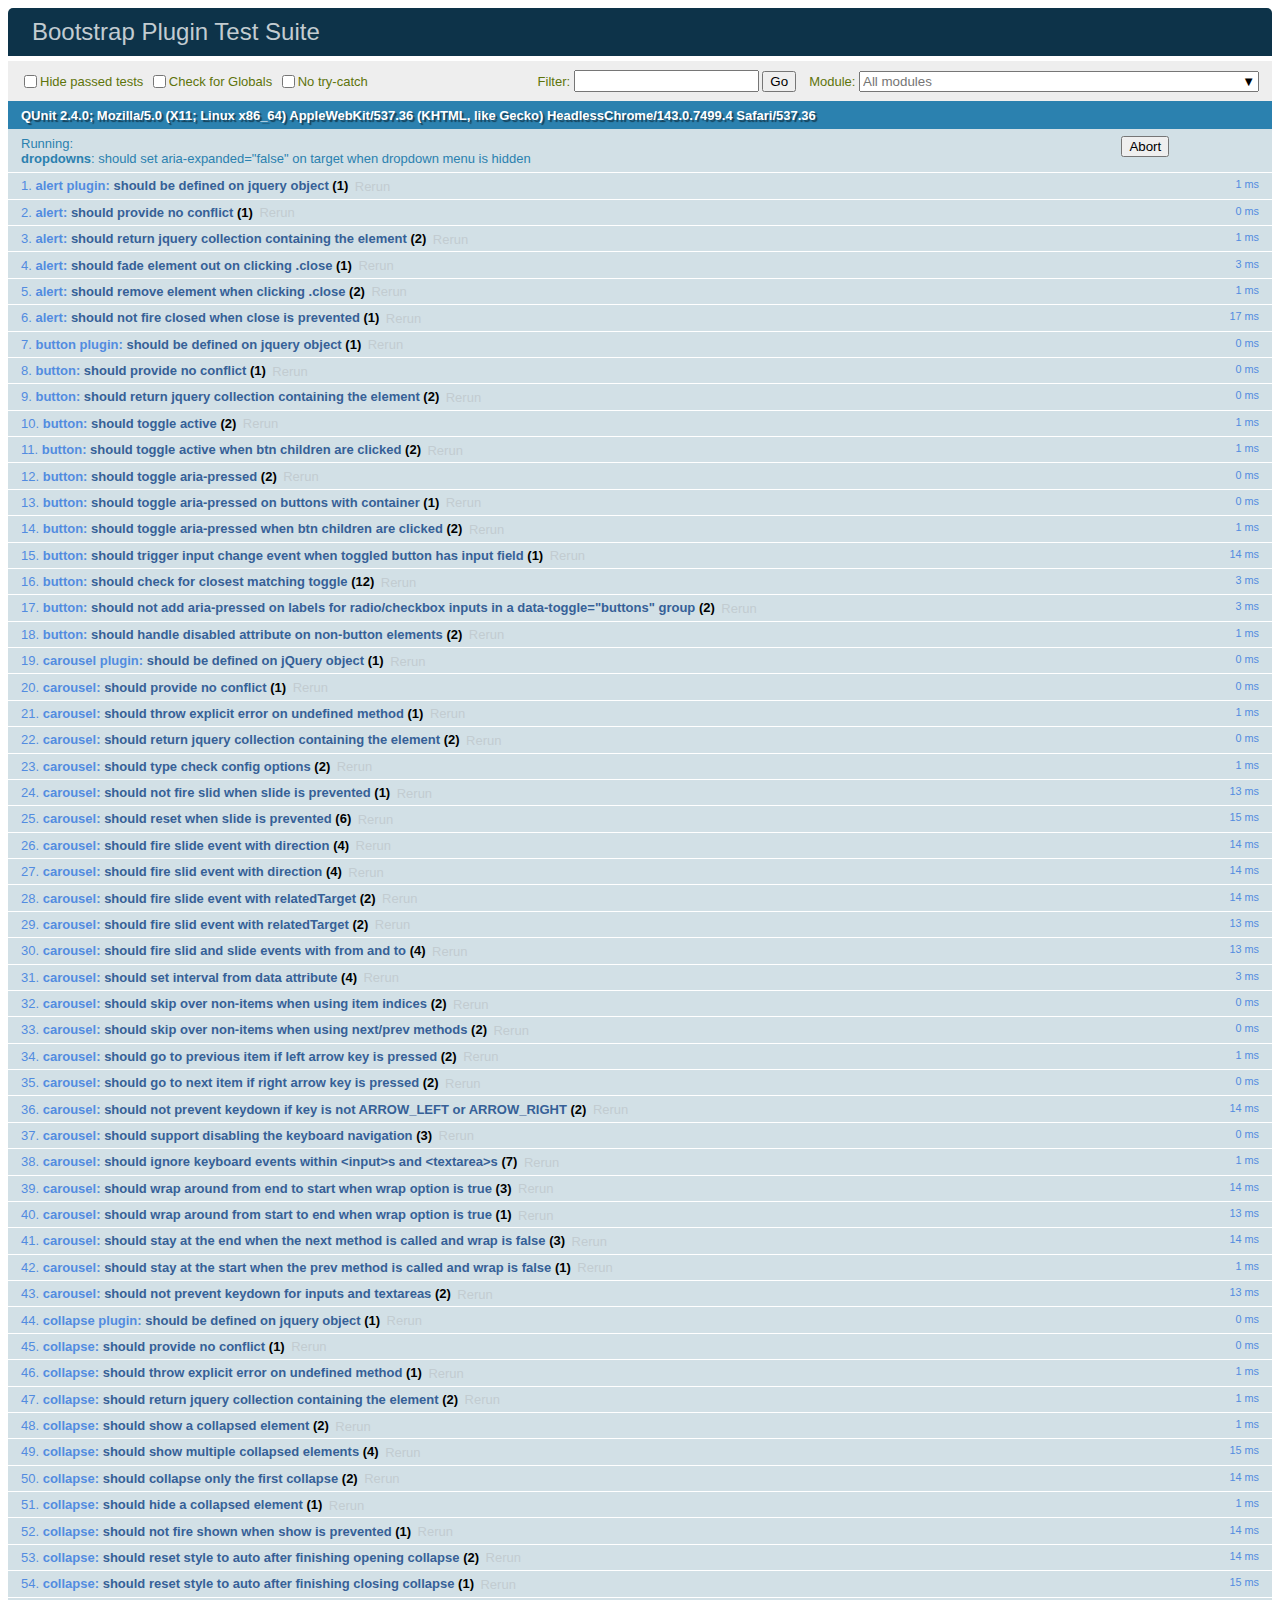
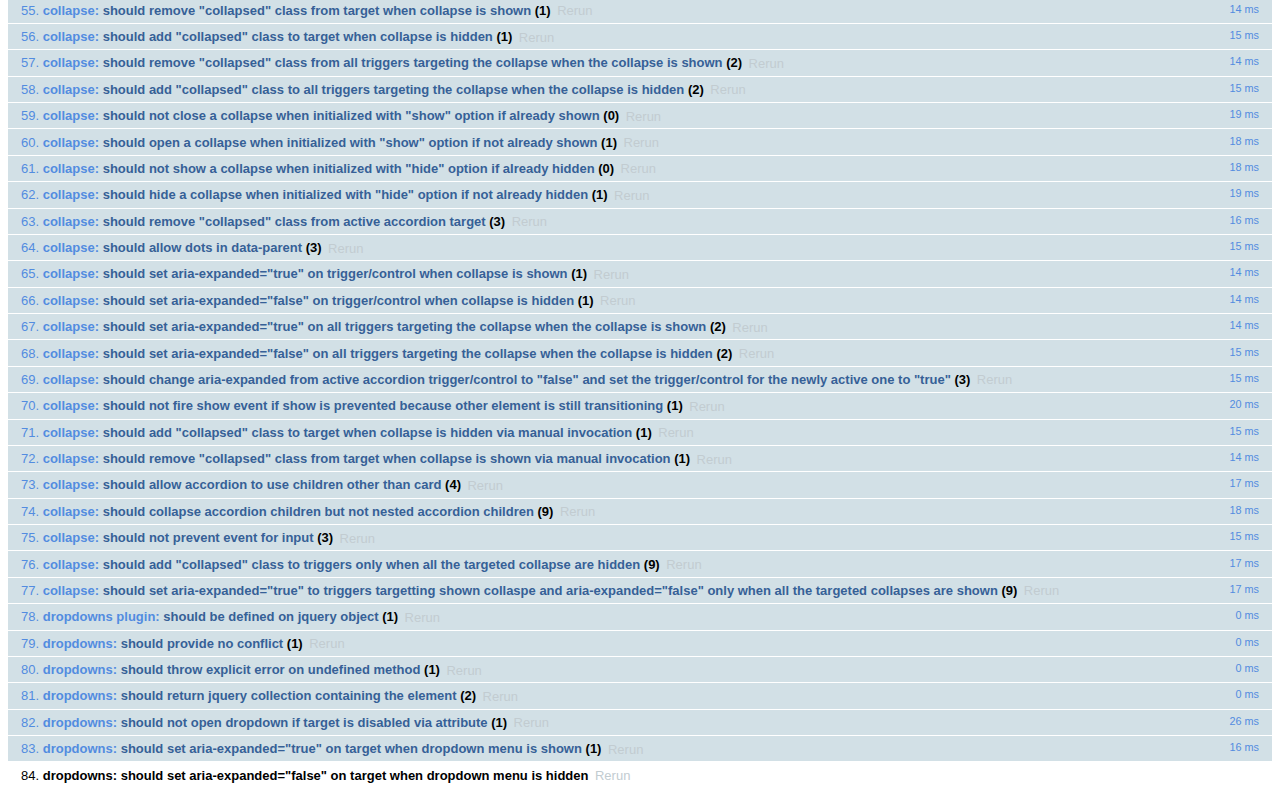
<file: CV/librairies/bootstrap-4.0.0-beta/js/tests/index.html>
<!DOCTYPE html>
<html>
  <head>
    <meta charset="utf-8">
    <meta name="viewport" content="width=device-width, initial-scale=1, shrink-to-fit=no">
    <title>Bootstrap Plugin Test Suite</title>

    <!-- jQuery -->
    <script src="../../assets/js/vendor/jquery-slim.min.js"></script>
    <script src="../../assets/js/vendor/popper.min.js"></script>

    <!-- QUnit -->
    <link rel="stylesheet" href="vendor/qunit.css" media="screen">
    <script src="vendor/qunit.js"></script>

    <script>
      // Disable jQuery event aliases to ensure we don't accidentally use any of them
      [
        'blur',
        'focus',
        'focusin',
        'focusout',
        'resize',
        'scroll',
        'click',
        'dblclick',
        'mousedown',
        'mouseup',
        'mousemove',
        'mouseover',
        'mouseout',
        'mouseenter',
        'mouseleave',
        'change',
        'select',
        'submit',
        'keydown',
        'keypress',
        'keyup',
        'contextmenu'
      ].forEach(function(eventAlias) {
        $.fn[eventAlias] = function() {
          throw new Error('Using the ".' + eventAlias + '()" method is not allowed, so that Bootstrap can be compatible with custom jQuery builds which exclude the "event aliases" module that defines said method. See https://github.com/twbs/bootstrap/blob/master/CONTRIBUTING.md#js')
        }
      })

      // Require assert.expect in each test
      QUnit.config.requireExpects = true

      // See https://github.com/axemclion/grunt-saucelabs#test-result-details-with-qunit
      var log = []
      var testName

      QUnit.done(function(testResults) {
        var tests = []
        for (var i = 0; i < log.length; i++) {
          var details = log[i]
          tests.push({
            name: details.name,
            result: details.result,
            expected: details.expected,
            actual: details.actual,
            source: details.source
          })
        }
        testResults.tests = tests

        window.global_test_results = testResults
      })

      QUnit.testStart(function(testDetails) {
        QUnit.log(function(details) {
          if (!details.result) {
            details.name = testDetails.name
            log.push(details)
          }
        })
      })

      // Cleanup
      QUnit.testDone(function () {
        $('#modal-test, .modal-backdrop').remove()
      })

      // Display fixture on-screen on iOS to avoid false positives
      // See https://github.com/twbs/bootstrap/pull/15955
      if (/iPhone|iPad|iPod/.test(navigator.userAgent)) {
        QUnit.begin(function() {
          $('#qunit-fixture').css({ top: 0, left: 0 })
        })

        QUnit.done(function() {
          $('#qunit-fixture').css({ top: '', left: '' })
        })
      }
    </script>

    <!-- Transpiled Plugins -->
    <script src="../dist/util.js"></script>
    <script src="../dist/alert.js"></script>
    <script src="../dist/button.js"></script>
    <script src="../dist/carousel.js"></script>
    <script src="../dist/collapse.js"></script>
    <script src="../dist/dropdown.js"></script>
    <script src="../dist/modal.js"></script>
    <script src="../dist/scrollspy.js"></script>
    <script src="../dist/tab.js"></script>
    <script src="../dist/tooltip.js"></script>
    <script src="../dist/popover.js"></script>

    <!-- Unit Tests -->
    <script src="unit/alert.js"></script>
    <script src="unit/button.js"></script>
    <script src="unit/carousel.js"></script>
    <script src="unit/collapse.js"></script>
    <script src="unit/dropdown.js"></script>
    <script src="unit/modal.js"></script>
    <script src="unit/scrollspy.js"></script>
    <script src="unit/tab.js"></script>
    <script src="unit/tooltip.js"></script>
    <script src="unit/popover.js"></script>
  </head>
  <body>
    <div id="qunit-container">
      <div id="qunit"></div>
      <div id="qunit-fixture"></div>
    </div>
  </body>
</html>
</file>
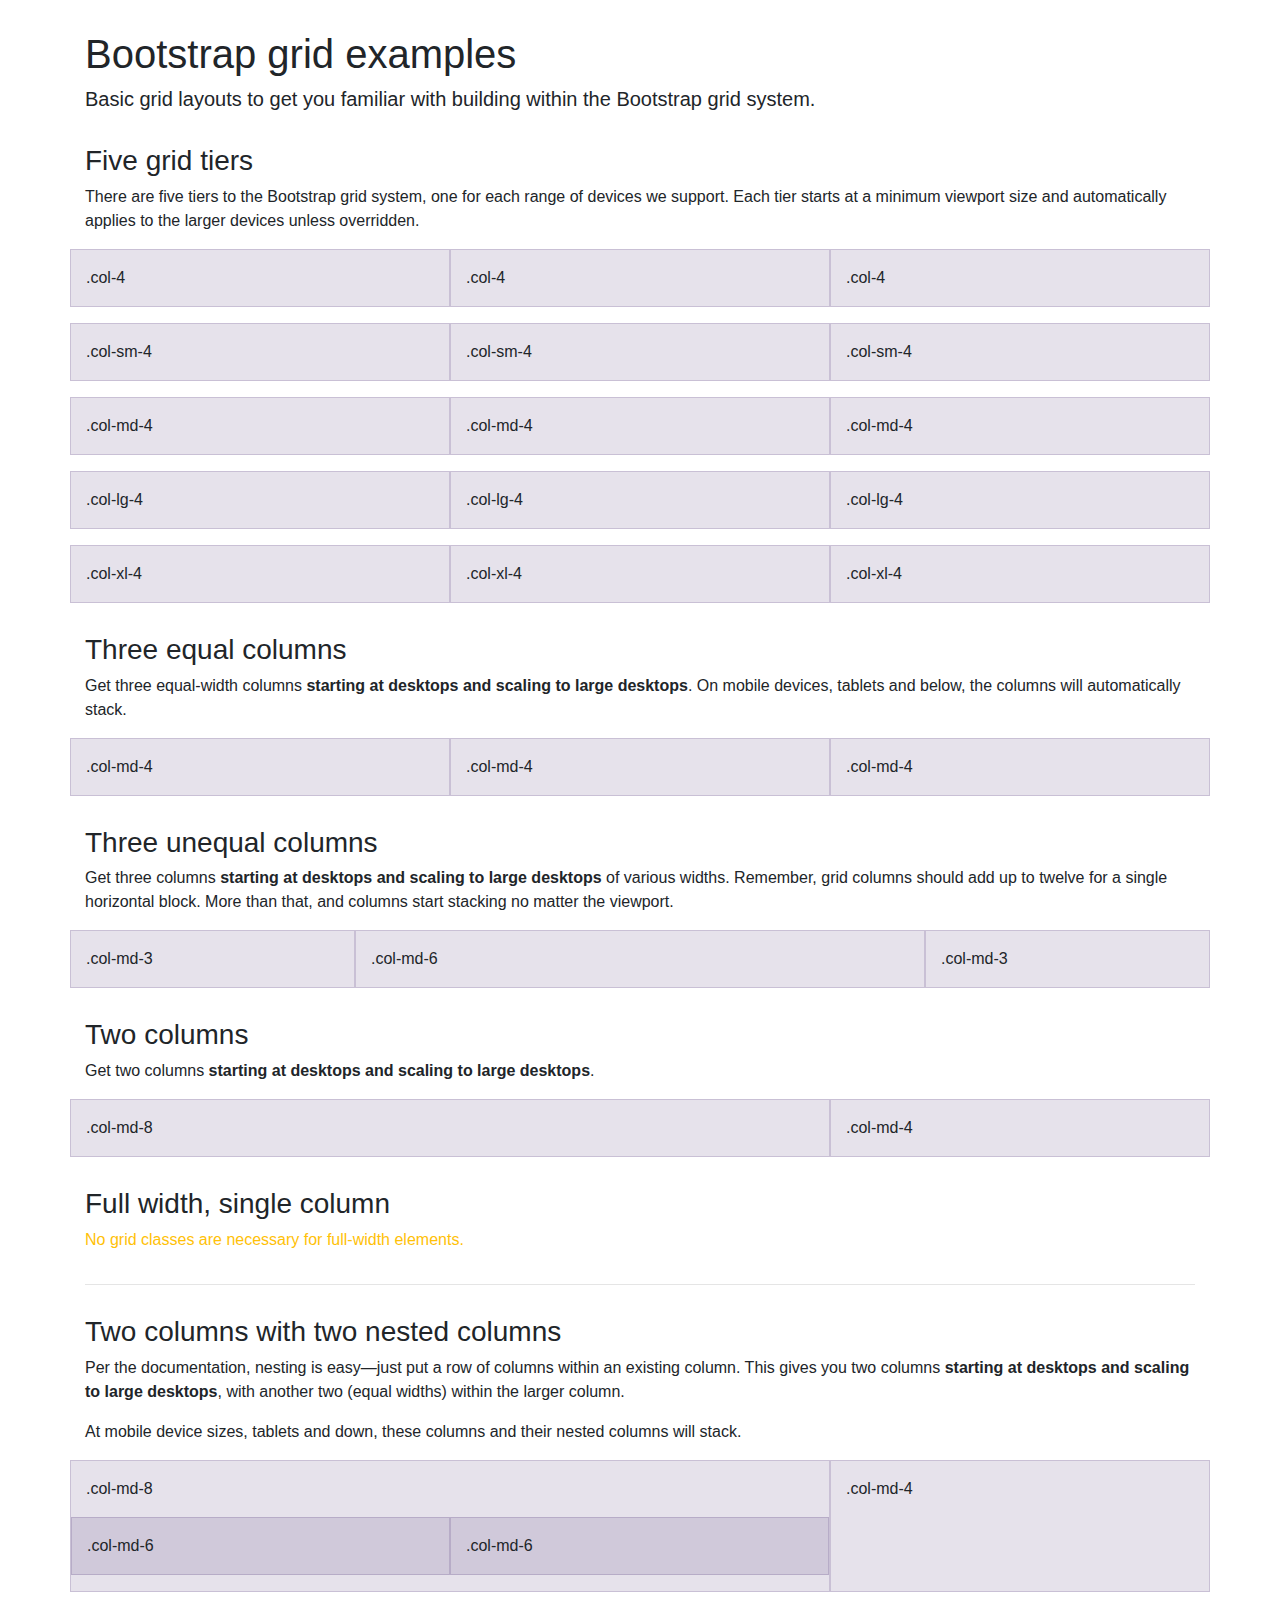
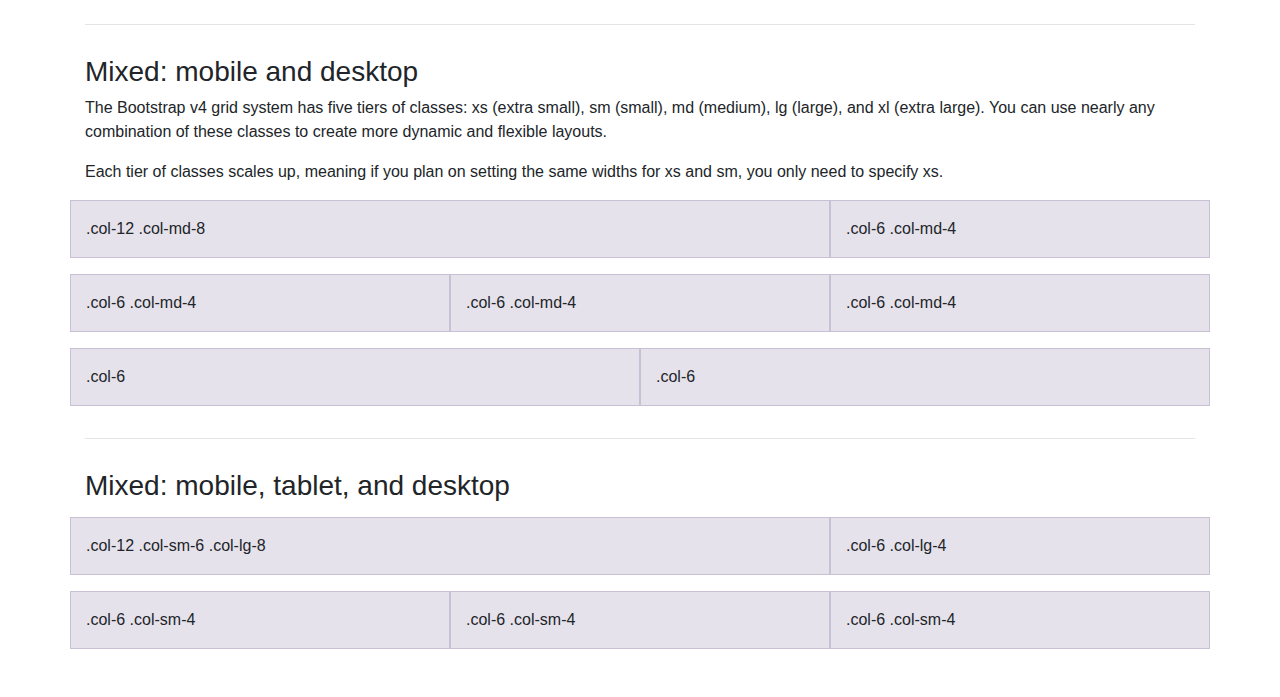
<file: CV/librairies/bootstrap-4.0.0-beta/docs/4.0/examples/grid/index.html>
<!DOCTYPE html>
<html lang="en">
  <head>
    <meta charset="utf-8">
    <meta name="viewport" content="width=device-width, initial-scale=1, shrink-to-fit=no">
    <meta name="description" content="">
    <meta name="author" content="">
    <link rel="icon" href="../../../../favicon.ico">

    <title>Grid Template for Bootstrap</title>

    <!-- Bootstrap core CSS -->
    <link href="../../../../dist/css/bootstrap.min.css" rel="stylesheet">

    <!-- Custom styles for this template -->
    <link href="grid.css" rel="stylesheet">
  </head>

  <body>
    <div class="container">

      <h1>Bootstrap grid examples</h1>
      <p class="lead">Basic grid layouts to get you familiar with building within the Bootstrap grid system.</p>

      <h3>Five grid tiers</h3>
      <p>There are five tiers to the Bootstrap grid system, one for each range of devices we support. Each tier starts at a minimum viewport size and automatically applies to the larger devices unless overridden.</p>

      <div class="row">
        <div class="col-4">.col-4</div>
        <div class="col-4">.col-4</div>
        <div class="col-4">.col-4</div>
      </div>

      <div class="row">
        <div class="col-sm-4">.col-sm-4</div>
        <div class="col-sm-4">.col-sm-4</div>
        <div class="col-sm-4">.col-sm-4</div>
      </div>

      <div class="row">
        <div class="col-md-4">.col-md-4</div>
        <div class="col-md-4">.col-md-4</div>
        <div class="col-md-4">.col-md-4</div>
      </div>

      <div class="row">
        <div class="col-lg-4">.col-lg-4</div>
        <div class="col-lg-4">.col-lg-4</div>
        <div class="col-lg-4">.col-lg-4</div>
      </div>

      <div class="row">
        <div class="col-xl-4">.col-xl-4</div>
        <div class="col-xl-4">.col-xl-4</div>
        <div class="col-xl-4">.col-xl-4</div>
      </div>

      <h3>Three equal columns</h3>
      <p>Get three equal-width columns <strong>starting at desktops and scaling to large desktops</strong>. On mobile devices, tablets and below, the columns will automatically stack.</p>
      <div class="row">
        <div class="col-md-4">.col-md-4</div>
        <div class="col-md-4">.col-md-4</div>
        <div class="col-md-4">.col-md-4</div>
      </div>

      <h3>Three unequal columns</h3>
      <p>Get three columns <strong>starting at desktops and scaling to large desktops</strong> of various widths. Remember, grid columns should add up to twelve for a single horizontal block. More than that, and columns start stacking no matter the viewport.</p>
      <div class="row">
        <div class="col-md-3">.col-md-3</div>
        <div class="col-md-6">.col-md-6</div>
        <div class="col-md-3">.col-md-3</div>
      </div>

      <h3>Two columns</h3>
      <p>Get two columns <strong>starting at desktops and scaling to large desktops</strong>.</p>
      <div class="row">
        <div class="col-md-8">.col-md-8</div>
        <div class="col-md-4">.col-md-4</div>
      </div>

      <h3>Full width, single column</h3>
      <p class="text-warning">No grid classes are necessary for full-width elements.</p>

      <hr>

      <h3>Two columns with two nested columns</h3>
      <p>Per the documentation, nesting is easy—just put a row of columns within an existing column. This gives you two columns <strong>starting at desktops and scaling to large desktops</strong>, with another two (equal widths) within the larger column.</p>
      <p>At mobile device sizes, tablets and down, these columns and their nested columns will stack.</p>
      <div class="row">
        <div class="col-md-8">
          .col-md-8
          <div class="row">
            <div class="col-md-6">.col-md-6</div>
            <div class="col-md-6">.col-md-6</div>
          </div>
        </div>
        <div class="col-md-4">.col-md-4</div>
      </div>

      <hr>

      <h3>Mixed: mobile and desktop</h3>
      <p>The Bootstrap v4 grid system has five tiers of classes: xs (extra small), sm (small), md (medium), lg (large), and xl (extra large). You can use nearly any combination of these classes to create more dynamic and flexible layouts.</p>
      <p>Each tier of classes scales up, meaning if you plan on setting the same widths for xs and sm, you only need to specify xs.</p>
      <div class="row">
        <div class="col-12 col-md-8">.col-12 .col-md-8</div>
        <div class="col-6 col-md-4">.col-6 .col-md-4</div>
      </div>
      <div class="row">
        <div class="col-6 col-md-4">.col-6 .col-md-4</div>
        <div class="col-6 col-md-4">.col-6 .col-md-4</div>
        <div class="col-6 col-md-4">.col-6 .col-md-4</div>
      </div>
      <div class="row">
        <div class="col-6">.col-6</div>
        <div class="col-6">.col-6</div>
      </div>

      <hr>

      <h3>Mixed: mobile, tablet, and desktop</h3>
      <p></p>
      <div class="row">
        <div class="col-12 col-sm-6 col-lg-8">.col-12 .col-sm-6 .col-lg-8</div>
        <div class="col-6 col-lg-4">.col-6 .col-lg-4</div>
      </div>
      <div class="row">
        <div class="col-6 col-sm-4">.col-6 .col-sm-4</div>
        <div class="col-6 col-sm-4">.col-6 .col-sm-4</div>
        <div class="col-6 col-sm-4">.col-6 .col-sm-4</div>
      </div>

    </div> <!-- /container -->

    <!-- Bootstrap core JavaScript
    ================================================== -->
    <!-- Placed at the end of the document so the pages load faster -->
    <!-- IE10 viewport hack for Surface/desktop Windows 8 bug -->
    <script src="../../../../assets/js/ie10-viewport-bug-workaround.js"></script>
  </body>
</html>
</file>
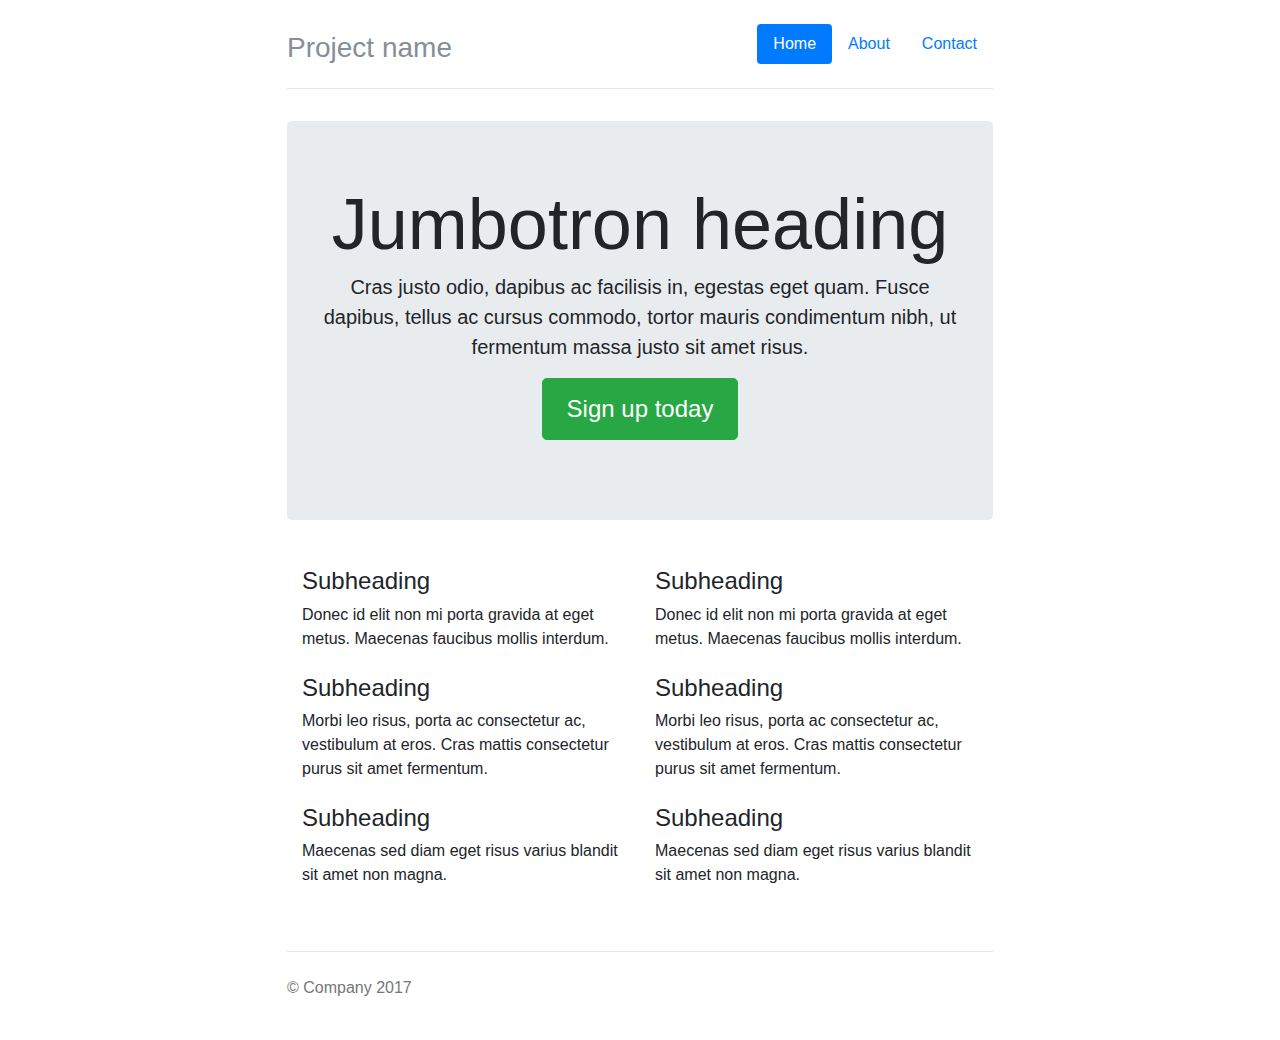
<file: CV/librairies/bootstrap-4.0.0-beta/docs/4.0/examples/narrow-jumbotron/index.html>
<!DOCTYPE html>
<html lang="en">
  <head>
    <meta charset="utf-8">
    <meta name="viewport" content="width=device-width, initial-scale=1, shrink-to-fit=no">
    <meta name="description" content="">
    <meta name="author" content="">
    <link rel="icon" href="../../../../favicon.ico">

    <title>Narrow Jumbotron Template for Bootstrap</title>

    <!-- Bootstrap core CSS -->
    <link href="../../../../dist/css/bootstrap.min.css" rel="stylesheet">

    <!-- Custom styles for this template -->
    <link href="narrow-jumbotron.css" rel="stylesheet">
  </head>

  <body>

    <div class="container">
      <div class="header clearfix">
        <nav>
          <ul class="nav nav-pills float-right">
            <li class="nav-item">
              <a class="nav-link active" href="#">Home <span class="sr-only">(current)</span></a>
            </li>
            <li class="nav-item">
              <a class="nav-link" href="#">About</a>
            </li>
            <li class="nav-item">
              <a class="nav-link" href="#">Contact</a>
            </li>
          </ul>
        </nav>
        <h3 class="text-muted">Project name</h3>
      </div>

      <div class="jumbotron">
        <h1 class="display-3">Jumbotron heading</h1>
        <p class="lead">Cras justo odio, dapibus ac facilisis in, egestas eget quam. Fusce dapibus, tellus ac cursus commodo, tortor mauris condimentum nibh, ut fermentum massa justo sit amet risus.</p>
        <p><a class="btn btn-lg btn-success" href="#" role="button">Sign up today</a></p>
      </div>

      <div class="row marketing">
        <div class="col-lg-6">
          <h4>Subheading</h4>
          <p>Donec id elit non mi porta gravida at eget metus. Maecenas faucibus mollis interdum.</p>

          <h4>Subheading</h4>
          <p>Morbi leo risus, porta ac consectetur ac, vestibulum at eros. Cras mattis consectetur purus sit amet fermentum.</p>

          <h4>Subheading</h4>
          <p>Maecenas sed diam eget risus varius blandit sit amet non magna.</p>
        </div>

        <div class="col-lg-6">
          <h4>Subheading</h4>
          <p>Donec id elit non mi porta gravida at eget metus. Maecenas faucibus mollis interdum.</p>

          <h4>Subheading</h4>
          <p>Morbi leo risus, porta ac consectetur ac, vestibulum at eros. Cras mattis consectetur purus sit amet fermentum.</p>

          <h4>Subheading</h4>
          <p>Maecenas sed diam eget risus varius blandit sit amet non magna.</p>
        </div>
      </div>

      <footer class="footer">
        <p>&copy; Company 2017</p>
      </footer>

    </div> <!-- /container -->

    <!-- Bootstrap core JavaScript
    ================================================== -->
    <!-- Placed at the end of the document so the pages load faster -->
    <!-- IE10 viewport hack for Surface/desktop Windows 8 bug -->
    <script src="../../../../assets/js/ie10-viewport-bug-workaround.js"></script>
  </body>
</html>
</file>
<file: CV/librairies/flag/assets/docs.css>
body {
  font-weight: 300;
  -webkit-font-smoothing: antialiased;
}
h1,
h2,
h3,
h4,
h5,
h6 {
  font-weight: 300;
}
.flag-wrapper {
  width: 100%;
  display: inline-block;
  position: relative;
  box-shadow: 0 0 2px black;
  overflow: hidden;
  margin-bottom: 20px;
}
.flag-wrapper:after {
  padding-top: 75%;
  /* ratio */
  display: block;
  content: '';
}
.flag-wrapper .flag {
  position: absolute;
  top: 0;
  bottom: 0;
  right: 0;
  left: 0;
  width: 100%;
  height: 100%;
  background-size: cover;
}
.no-wrap {
  white-space: nowrap;
  margin-bottom: 8px;
  overflow: hidden;
}
.all-flags .flag-icon-background {
  cursor: pointer;
}
.jumbotron {
  position: relative;
  font-size: 16px;
  color: #fff;
  color: rgba(255, 255, 255, 0.75);
  text-align: center;
  border-radius: 0;
  padding-bottom: 80px;
  background: linear-gradient(to right, #0d6632, #f4c01a);
}
.jumbotron h1 {
  margin-bottom: 15px;
  font-weight: 300;
  letter-spacing: -1px;
  color: #fff;
}
.jumbotron iframe {
  width: 100px!important;
  height: 20px!important;
  border: none;
  overflow: hidden;
  margin: 2px;
}
.jumbotron p a,
.jumbotron .jumbotron-links a {
  font-weight: 500;
  color: #fff;
}
.jumbotron .jumbotron-links {
  margin-top: 15px;
  margin-bottom: 0;
  padding-left: 0;
  list-style: none;
  font-size: 14px;
}
.jumbotron .jumbotron-links li {
  display: inline;
}
.jumbotron .jumbotron-links li + li {
  margin-left: 20px;
}
.jumbotron .bottom {
  position: absolute;
  bottom: 0;
  left: 0;
  right: 0;
  padding: 18px;
  background-color: rgba(0, 0, 0, 0.2);
}
.btn-outline {
  margin-top: 15px;
  margin-bottom: 15px;
  padding: 18px 24px;
  font-size: inherit;
  font-weight: 500;
  color: #fff;
  /* redeclare to override the `.jumbotron a` */
  background-color: transparent;
  border-color: #fff;
  border-color: rgba(255, 255, 255, 0.5);
  transition: all 0.1s ease-in-out;
}
.btn-outline:hover,
.btn-outline:active {
  color: #0d6632;
  background-color: #fff;
  border-color: #fff;
}
.how-to {
  padding: 20px;
}
.how-to h2 {
  text-align: center;
}
.how-to li {
  font-size: 21px;
  line-height: 1.7;
  margin-top: 20px;
}
.how-to li p {
  font-size: 16px;
  color: #555;
}
.how-to code {
  font-size: 85%;
  word-wrap: break-word;
  white-space: normal;
}
footer {
  text-align: center;
  opacity: .8;
  padding: 50px;
  background: linear-gradient(to right, #f4c01a, #0d6632);
}
footer a {
  color: #fff;
}
footer a:hover {
  color: #fff;
}
.links {
  margin: 0;
  list-style: none;
  padding-left: 0;
}
.links li {
  display: inline;
  padding: 0 10px;
}
</file>
<file: CV/librairies/flag/css/flag-icon.css>
.flag-icon-background {
  background-size: contain;
  background-position: 50%;
  background-repeat: no-repeat;
}
.flag-icon {
  background-size: contain;
  background-position: 50%;
  background-repeat: no-repeat;
  position: relative;
  display: inline-block;
  width: 1.33333333em;
  line-height: 1em;
}
.flag-icon:before {
  content: "\00a0";
}
.flag-icon.flag-icon-squared {
  width: 1em;
}
.flag-icon-ad {
  background-image: url(../flags/4x3/ad.svg);
}
.flag-icon-ad.flag-icon-squared {
  background-image: url(../flags/1x1/ad.svg);
}
.flag-icon-ae {
  background-image: url(../flags/4x3/ae.svg);
}
.flag-icon-ae.flag-icon-squared {
  background-image: url(../flags/1x1/ae.svg);
}
.flag-icon-af {
  background-image: url(../flags/4x3/af.svg);
}
.flag-icon-af.flag-icon-squared {
  background-image: url(../flags/1x1/af.svg);
}
.flag-icon-ag {
  background-image: url(../flags/4x3/ag.svg);
}
.flag-icon-ag.flag-icon-squared {
  background-image: url(../flags/1x1/ag.svg);
}
.flag-icon-ai {
  background-image: url(../flags/4x3/ai.svg);
}
.flag-icon-ai.flag-icon-squared {
  background-image: url(../flags/1x1/ai.svg);
}
.flag-icon-al {
  background-image: url(../flags/4x3/al.svg);
}
.flag-icon-al.flag-icon-squared {
  background-image: url(../flags/1x1/al.svg);
}
.flag-icon-am {
  background-image: url(../flags/4x3/am.svg);
}
.flag-icon-am.flag-icon-squared {
  background-image: url(../flags/1x1/am.svg);
}
.flag-icon-ao {
  background-image: url(../flags/4x3/ao.svg);
}
.flag-icon-ao.flag-icon-squared {
  background-image: url(../flags/1x1/ao.svg);
}
.flag-icon-aq {
  background-image: url(../flags/4x3/aq.svg);
}
.flag-icon-aq.flag-icon-squared {
  background-image: url(../flags/1x1/aq.svg);
}
.flag-icon-ar {
  background-image: url(../flags/4x3/ar.svg);
}
.flag-icon-ar.flag-icon-squared {
  background-image: url(../flags/1x1/ar.svg);
}
.flag-icon-as {
  background-image: url(../flags/4x3/as.svg);
}
.flag-icon-as.flag-icon-squared {
  background-image: url(../flags/1x1/as.svg);
}
.flag-icon-at {
  background-image: url(../flags/4x3/at.svg);
}
.flag-icon-at.flag-icon-squared {
  background-image: url(../flags/1x1/at.svg);
}
.flag-icon-au {
  background-image: url(../flags/4x3/au.svg);
}
.flag-icon-au.flag-icon-squared {
  background-image: url(../flags/1x1/au.svg);
}
.flag-icon-aw {
  background-image: url(../flags/4x3/aw.svg);
}
.flag-icon-aw.flag-icon-squared {
  background-image: url(../flags/1x1/aw.svg);
}
.flag-icon-ax {
  background-image: url(../flags/4x3/ax.svg);
}
.flag-icon-ax.flag-icon-squared {
  background-image: url(../flags/1x1/ax.svg);
}
.flag-icon-az {
  background-image: url(../flags/4x3/az.svg);
}
.flag-icon-az.flag-icon-squared {
  background-image: url(../flags/1x1/az.svg);
}
.flag-icon-ba {
  background-image: url(../flags/4x3/ba.svg);
}
.flag-icon-ba.flag-icon-squared {
  background-image: url(../flags/1x1/ba.svg);
}
.flag-icon-bb {
  background-image: url(../flags/4x3/bb.svg);
}
.flag-icon-bb.flag-icon-squared {
  background-image: url(../flags/1x1/bb.svg);
}
.flag-icon-bd {
  background-image: url(../flags/4x3/bd.svg);
}
.flag-icon-bd.flag-icon-squared {
  background-image: url(../flags/1x1/bd.svg);
}
.flag-icon-be {
  background-image: url(../flags/4x3/be.svg);
}
.flag-icon-be.flag-icon-squared {
  background-image: url(../flags/1x1/be.svg);
}
.flag-icon-bf {
  background-image: url(../flags/4x3/bf.svg);
}
.flag-icon-bf.flag-icon-squared {
  background-image: url(../flags/1x1/bf.svg);
}
.flag-icon-bg {
  background-image: url(../flags/4x3/bg.svg);
}
.flag-icon-bg.flag-icon-squared {
  background-image: url(../flags/1x1/bg.svg);
}
.flag-icon-bh {
  background-image: url(../flags/4x3/bh.svg);
}
.flag-icon-bh.flag-icon-squared {
  background-image: url(../flags/1x1/bh.svg);
}
.flag-icon-bi {
  background-image: url(../flags/4x3/bi.svg);
}
.flag-icon-bi.flag-icon-squared {
  background-image: url(../flags/1x1/bi.svg);
}
.flag-icon-bj {
  background-image: url(../flags/4x3/bj.svg);
}
.flag-icon-bj.flag-icon-squared {
  background-image: url(../flags/1x1/bj.svg);
}
.flag-icon-bl {
  background-image: url(../flags/4x3/bl.svg);
}
.flag-icon-bl.flag-icon-squared {
  background-image: url(../flags/1x1/bl.svg);
}
.flag-icon-bm {
  background-image: url(../flags/4x3/bm.svg);
}
.flag-icon-bm.flag-icon-squared {
  background-image: url(../flags/1x1/bm.svg);
}
.flag-icon-bn {
  background-image: url(../flags/4x3/bn.svg);
}
.flag-icon-bn.flag-icon-squared {
  background-image: url(../flags/1x1/bn.svg);
}
.flag-icon-bo {
  background-image: url(../flags/4x3/bo.svg);
}
.flag-icon-bo.flag-icon-squared {
  background-image: url(../flags/1x1/bo.svg);
}
.flag-icon-bq {
  background-image: url(../flags/4x3/bq.svg);
}
.flag-icon-bq.flag-icon-squared {
  background-image: url(../flags/1x1/bq.svg);
}
.flag-icon-br {
  background-image: url(../flags/4x3/br.svg);
}
.flag-icon-br.flag-icon-squared {
  background-image: url(../flags/1x1/br.svg);
}
.flag-icon-bs {
  background-image: url(../flags/4x3/bs.svg);
}
.flag-icon-bs.flag-icon-squared {
  background-image: url(../flags/1x1/bs.svg);
}
.flag-icon-bt {
  background-image: url(../flags/4x3/bt.svg);
}
.flag-icon-bt.flag-icon-squared {
  background-image: url(../flags/1x1/bt.svg);
}
.flag-icon-bv {
  background-image: url(../flags/4x3/bv.svg);
}
.flag-icon-bv.flag-icon-squared {
  background-image: url(../flags/1x1/bv.svg);
}
.flag-icon-bw {
  background-image: url(../flags/4x3/bw.svg);
}
.flag-icon-bw.flag-icon-squared {
  background-image: url(../flags/1x1/bw.svg);
}
.flag-icon-by {
  background-image: url(../flags/4x3/by.svg);
}
.flag-icon-by.flag-icon-squared {
  background-image: url(../flags/1x1/by.svg);
}
.flag-icon-bz {
  background-image: url(../flags/4x3/bz.svg);
}
.flag-icon-bz.flag-icon-squared {
  background-image: url(../flags/1x1/bz.svg);
}
.flag-icon-ca {
  background-image: url(../flags/4x3/ca.svg);
}
.flag-icon-ca.flag-icon-squared {
  background-image: url(../flags/1x1/ca.svg);
}
.flag-icon-cc {
  background-image: url(../flags/4x3/cc.svg);
}
.flag-icon-cc.flag-icon-squared {
  background-image: url(../flags/1x1/cc.svg);
}
.flag-icon-cd {
  background-image: url(../flags/4x3/cd.svg);
}
.flag-icon-cd.flag-icon-squared {
  background-image: url(../flags/1x1/cd.svg);
}
.flag-icon-cf {
  background-image: url(../flags/4x3/cf.svg);
}
.flag-icon-cf.flag-icon-squared {
  background-image: url(../flags/1x1/cf.svg);
}
.flag-icon-cg {
  background-image: url(../flags/4x3/cg.svg);
}
.flag-icon-cg.flag-icon-squared {
  background-image: url(../flags/1x1/cg.svg);
}
.flag-icon-ch {
  background-image: url(../flags/4x3/ch.svg);
}
.flag-icon-ch.flag-icon-squared {
  background-image: url(../flags/1x1/ch.svg);
}
.flag-icon-ci {
  background-image: url(../flags/4x3/ci.svg);
}
.flag-icon-ci.flag-icon-squared {
  background-image: url(../flags/1x1/ci.svg);
}
.flag-icon-ck {
  background-image: url(../flags/4x3/ck.svg);
}
.flag-icon-ck.flag-icon-squared {
  background-image: url(../flags/1x1/ck.svg);
}
.flag-icon-cl {
  background-image: url(../flags/4x3/cl.svg);
}
.flag-icon-cl.flag-icon-squared {
  background-image: url(../flags/1x1/cl.svg);
}
.flag-icon-cm {
  background-image: url(../flags/4x3/cm.svg);
}
.flag-icon-cm.flag-icon-squared {
  background-image: url(../flags/1x1/cm.svg);
}
.flag-icon-cn {
  background-image: url(../flags/4x3/cn.svg);
}
.flag-icon-cn.flag-icon-squared {
  background-image: url(../flags/1x1/cn.svg);
}
.flag-icon-co {
  background-image: url(../flags/4x3/co.svg);
}
.flag-icon-co.flag-icon-squared {
  background-image: url(../flags/1x1/co.svg);
}
.flag-icon-cr {
  background-image: url(../flags/4x3/cr.svg);
}
.flag-icon-cr.flag-icon-squared {
  background-image: url(../flags/1x1/cr.svg);
}
.flag-icon-cu {
  background-image: url(../flags/4x3/cu.svg);
}
.flag-icon-cu.flag-icon-squared {
  background-image: url(../flags/1x1/cu.svg);
}
.flag-icon-cv {
  background-image: url(../flags/4x3/cv.svg);
}
.flag-icon-cv.flag-icon-squared {
  background-image: url(../flags/1x1/cv.svg);
}
.flag-icon-cw {
  background-image: url(../flags/4x3/cw.svg);
}
.flag-icon-cw.flag-icon-squared {
  background-image: url(../flags/1x1/cw.svg);
}
.flag-icon-cx {
  background-image: url(../flags/4x3/cx.svg);
}
.flag-icon-cx.flag-icon-squared {
  background-image: url(../flags/1x1/cx.svg);
}
.flag-icon-cy {
  background-image: url(../flags/4x3/cy.svg);
}
.flag-icon-cy.flag-icon-squared {
  background-image: url(../flags/1x1/cy.svg);
}
.flag-icon-cz {
  background-image: url(../flags/4x3/cz.svg);
}
.flag-icon-cz.flag-icon-squared {
  background-image: url(../flags/1x1/cz.svg);
}
.flag-icon-de {
  background-image: url(../flags/4x3/de.svg);
}
.flag-icon-de.flag-icon-squared {
  background-image: url(../flags/1x1/de.svg);
}
.flag-icon-dj {
  background-image: url(../flags/4x3/dj.svg);
}
.flag-icon-dj.flag-icon-squared {
  background-image: url(../flags/1x1/dj.svg);
}
.flag-icon-dk {
  background-image: url(../flags/4x3/dk.svg);
}
.flag-icon-dk.flag-icon-squared {
  background-image: url(../flags/1x1/dk.svg);
}
.flag-icon-dm {
  background-image: url(../flags/4x3/dm.svg);
}
.flag-icon-dm.flag-icon-squared {
  background-image: url(../flags/1x1/dm.svg);
}
.flag-icon-do {
  background-image: url(../flags/4x3/do.svg);
}
.flag-icon-do.flag-icon-squared {
  background-image: url(../flags/1x1/do.svg);
}
.flag-icon-dz {
  background-image: url(../flags/4x3/dz.svg);
}
.flag-icon-dz.flag-icon-squared {
  background-image: url(../flags/1x1/dz.svg);
}
.flag-icon-ec {
  background-image: url(../flags/4x3/ec.svg);
}
.flag-icon-ec.flag-icon-squared {
  background-image: url(../flags/1x1/ec.svg);
}
.flag-icon-ee {
  background-image: url(../flags/4x3/ee.svg);
}
.flag-icon-ee.flag-icon-squared {
  background-image: url(../flags/1x1/ee.svg);
}
.flag-icon-eg {
  background-image: url(../flags/4x3/eg.svg);
}
.flag-icon-eg.flag-icon-squared {
  background-image: url(../flags/1x1/eg.svg);
}
.flag-icon-eh {
  background-image: url(../flags/4x3/eh.svg);
}
.flag-icon-eh.flag-icon-squared {
  background-image: url(../flags/1x1/eh.svg);
}
.flag-icon-er {
  background-image: url(../flags/4x3/er.svg);
}
.flag-icon-er.flag-icon-squared {
  background-image: url(../flags/1x1/er.svg);
}
.flag-icon-es {
  background-image: url(../flags/4x3/es.svg);
}
.flag-icon-es.flag-icon-squared {
  background-image: url(../flags/1x1/es.svg);
}
.flag-icon-et {
  background-image: url(../flags/4x3/et.svg);
}
.flag-icon-et.flag-icon-squared {
  background-image: url(../flags/1x1/et.svg);
}
.flag-icon-fi {
  background-image: url(../flags/4x3/fi.svg);
}
.flag-icon-fi.flag-icon-squared {
  background-image: url(../flags/1x1/fi.svg);
}
.flag-icon-fj {
  background-image: url(../flags/4x3/fj.svg);
}
.flag-icon-fj.flag-icon-squared {
  background-image: url(../flags/1x1/fj.svg);
}
.flag-icon-fk {
  background-image: url(../flags/4x3/fk.svg);
}
.flag-icon-fk.flag-icon-squared {
  background-image: url(../flags/1x1/fk.svg);
}
.flag-icon-fm {
  background-image: url(../flags/4x3/fm.svg);
}
.flag-icon-fm.flag-icon-squared {
  background-image: url(../flags/1x1/fm.svg);
}
.flag-icon-fo {
  background-image: url(../flags/4x3/fo.svg);
}
.flag-icon-fo.flag-icon-squared {
  background-image: url(../flags/1x1/fo.svg);
}
.flag-icon-fr {
  background-image: url(../flags/4x3/fr.svg);
}
.flag-icon-fr.flag-icon-squared {
  background-image: url(../flags/1x1/fr.svg);
}
.flag-icon-ga {
  background-image: url(../flags/4x3/ga.svg);
}
.flag-icon-ga.flag-icon-squared {
  background-image: url(../flags/1x1/ga.svg);
}
.flag-icon-gb {
  background-image: url(../flags/4x3/gb.svg);
}
.flag-icon-gb.flag-icon-squared {
  background-image: url(../flags/1x1/gb.svg);
}
.flag-icon-gd {
  background-image: url(../flags/4x3/gd.svg);
}
.flag-icon-gd.flag-icon-squared {
  background-image: url(../flags/1x1/gd.svg);
}
.flag-icon-ge {
  background-image: url(../flags/4x3/ge.svg);
}
.flag-icon-ge.flag-icon-squared {
  background-image: url(../flags/1x1/ge.svg);
}
.flag-icon-gf {
  background-image: url(../flags/4x3/gf.svg);
}
.flag-icon-gf.flag-icon-squared {
  background-image: url(../flags/1x1/gf.svg);
}
.flag-icon-gg {
  background-image: url(../flags/4x3/gg.svg);
}
.flag-icon-gg.flag-icon-squared {
  background-image: url(../flags/1x1/gg.svg);
}
.flag-icon-gh {
  background-image: url(../flags/4x3/gh.svg);
}
.flag-icon-gh.flag-icon-squared {
  background-image: url(../flags/1x1/gh.svg);
}
.flag-icon-gi {
  background-image: url(../flags/4x3/gi.svg);
}
.flag-icon-gi.flag-icon-squared {
  background-image: url(../flags/1x1/gi.svg);
}
.flag-icon-gl {
  background-image: url(../flags/4x3/gl.svg);
}
.flag-icon-gl.flag-icon-squared {
  background-image: url(../flags/1x1/gl.svg);
}
.flag-icon-gm {
  background-image: url(../flags/4x3/gm.svg);
}
.flag-icon-gm.flag-icon-squared {
  background-image: url(../flags/1x1/gm.svg);
}
.flag-icon-gn {
  background-image: url(../flags/4x3/gn.svg);
}
.flag-icon-gn.flag-icon-squared {
  background-image: url(../flags/1x1/gn.svg);
}
.flag-icon-gp {
  background-image: url(../flags/4x3/gp.svg);
}
.flag-icon-gp.flag-icon-squared {
  background-image: url(../flags/1x1/gp.svg);
}
.flag-icon-gq {
  background-image: url(../flags/4x3/gq.svg);
}
.flag-icon-gq.flag-icon-squared {
  background-image: url(../flags/1x1/gq.svg);
}
.flag-icon-gr {
  background-image: url(../flags/4x3/gr.svg);
}
.flag-icon-gr.flag-icon-squared {
  background-image: url(../flags/1x1/gr.svg);
}
.flag-icon-gs {
  background-image: url(../flags/4x3/gs.svg);
}
.flag-icon-gs.flag-icon-squared {
  background-image: url(../flags/1x1/gs.svg);
}
.flag-icon-gt {
  background-image: url(../flags/4x3/gt.svg);
}
.flag-icon-gt.flag-icon-squared {
  background-image: url(../flags/1x1/gt.svg);
}
.flag-icon-gu {
  background-image: url(../flags/4x3/gu.svg);
}
.flag-icon-gu.flag-icon-squared {
  background-image: url(../flags/1x1/gu.svg);
}
.flag-icon-gw {
  background-image: url(../flags/4x3/gw.svg);
}
.flag-icon-gw.flag-icon-squared {
  background-image: url(../flags/1x1/gw.svg);
}
.flag-icon-gy {
  background-image: url(../flags/4x3/gy.svg);
}
.flag-icon-gy.flag-icon-squared {
  background-image: url(../flags/1x1/gy.svg);
}
.flag-icon-hk {
  background-image: url(../flags/4x3/hk.svg);
}
.flag-icon-hk.flag-icon-squared {
  background-image: url(../flags/1x1/hk.svg);
}
.flag-icon-hm {
  background-image: url(../flags/4x3/hm.svg);
}
.flag-icon-hm.flag-icon-squared {
  background-image: url(../flags/1x1/hm.svg);
}
.flag-icon-hn {
  background-image: url(../flags/4x3/hn.svg);
}
.flag-icon-hn.flag-icon-squared {
  background-image: url(../flags/1x1/hn.svg);
}
.flag-icon-hr {
  background-image: url(../flags/4x3/hr.svg);
}
.flag-icon-hr.flag-icon-squared {
  background-image: url(../flags/1x1/hr.svg);
}
.flag-icon-ht {
  background-image: url(../flags/4x3/ht.svg);
}
.flag-icon-ht.flag-icon-squared {
  background-image: url(../flags/1x1/ht.svg);
}
.flag-icon-hu {
  background-image: url(../flags/4x3/hu.svg);
}
.flag-icon-hu.flag-icon-squared {
  background-image: url(../flags/1x1/hu.svg);
}
.flag-icon-id {
  background-image: url(../flags/4x3/id.svg);
}
.flag-icon-id.flag-icon-squared {
  background-image: url(../flags/1x1/id.svg);
}
.flag-icon-ie {
  background-image: url(../flags/4x3/ie.svg);
}
.flag-icon-ie.flag-icon-squared {
  background-image: url(../flags/1x1/ie.svg);
}
.flag-icon-il {
  background-image: url(../flags/4x3/il.svg);
}
.flag-icon-il.flag-icon-squared {
  background-image: url(../flags/1x1/il.svg);
}
.flag-icon-im {
  background-image: url(../flags/4x3/im.svg);
}
.flag-icon-im.flag-icon-squared {
  background-image: url(../flags/1x1/im.svg);
}
.flag-icon-in {
  background-image: url(../flags/4x3/in.svg);
}
.flag-icon-in.flag-icon-squared {
  background-image: url(../flags/1x1/in.svg);
}
.flag-icon-io {
  background-image: url(../flags/4x3/io.svg);
}
.flag-icon-io.flag-icon-squared {
  background-image: url(../flags/1x1/io.svg);
}
.flag-icon-iq {
  background-image: url(../flags/4x3/iq.svg);
}
.flag-icon-iq.flag-icon-squared {
  background-image: url(../flags/1x1/iq.svg);
}
.flag-icon-ir {
  background-image: url(../flags/4x3/ir.svg);
}
.flag-icon-ir.flag-icon-squared {
  background-image: url(../flags/1x1/ir.svg);
}
.flag-icon-is {
  background-image: url(../flags/4x3/is.svg);
}
.flag-icon-is.flag-icon-squared {
  background-image: url(../flags/1x1/is.svg);
}
.flag-icon-it {
  background-image: url(../flags/4x3/it.svg);
}
.flag-icon-it.flag-icon-squared {
  background-image: url(../flags/1x1/it.svg);
}
.flag-icon-je {
  background-image: url(../flags/4x3/je.svg);
}
.flag-icon-je.flag-icon-squared {
  background-image: url(../flags/1x1/je.svg);
}
.flag-icon-jm {
  background-image: url(../flags/4x3/jm.svg);
}
.flag-icon-jm.flag-icon-squared {
  background-image: url(../flags/1x1/jm.svg);
}
.flag-icon-jo {
  background-image: url(../flags/4x3/jo.svg);
}
.flag-icon-jo.flag-icon-squared {
  background-image: url(../flags/1x1/jo.svg);
}
.flag-icon-jp {
  background-image: url(../flags/4x3/jp.svg);
}
.flag-icon-jp.flag-icon-squared {
  background-image: url(../flags/1x1/jp.svg);
}
.flag-icon-ke {
  background-image: url(../flags/4x3/ke.svg);
}
.flag-icon-ke.flag-icon-squared {
  background-image: url(../flags/1x1/ke.svg);
}
.flag-icon-kg {
  background-image: url(../flags/4x3/kg.svg);
}
.flag-icon-kg.flag-icon-squared {
  background-image: url(../flags/1x1/kg.svg);
}
.flag-icon-kh {
  background-image: url(../flags/4x3/kh.svg);
}
.flag-icon-kh.flag-icon-squared {
  background-image: url(../flags/1x1/kh.svg);
}
.flag-icon-ki {
  background-image: url(../flags/4x3/ki.svg);
}
.flag-icon-ki.flag-icon-squared {
  background-image: url(../flags/1x1/ki.svg);
}
.flag-icon-km {
  background-image: url(../flags/4x3/km.svg);
}
.flag-icon-km.flag-icon-squared {
  background-image: url(../flags/1x1/km.svg);
}
.flag-icon-kn {
  background-image: url(../flags/4x3/kn.svg);
}
.flag-icon-kn.flag-icon-squared {
  background-image: url(../flags/1x1/kn.svg);
}
.flag-icon-kp {
  background-image: url(../flags/4x3/kp.svg);
}
.flag-icon-kp.flag-icon-squared {
  background-image: url(../flags/1x1/kp.svg);
}
.flag-icon-kr {
  background-image: url(../flags/4x3/kr.svg);
}
.flag-icon-kr.flag-icon-squared {
  background-image: url(../flags/1x1/kr.svg);
}
.flag-icon-kw {
  background-image: url(../flags/4x3/kw.svg);
}
.flag-icon-kw.flag-icon-squared {
  background-image: url(../flags/1x1/kw.svg);
}
.flag-icon-ky {
  background-image: url(../flags/4x3/ky.svg);
}
.flag-icon-ky.flag-icon-squared {
  background-image: url(../flags/1x1/ky.svg);
}
.flag-icon-kz {
  background-image: url(../flags/4x3/kz.svg);
}
.flag-icon-kz.flag-icon-squared {
  background-image: url(../flags/1x1/kz.svg);
}
.flag-icon-la {
  background-image: url(../flags/4x3/la.svg);
}
.flag-icon-la.flag-icon-squared {
  background-image: url(../flags/1x1/la.svg);
}
.flag-icon-lb {
  background-image: url(../flags/4x3/lb.svg);
}
.flag-icon-lb.flag-icon-squared {
  background-image: url(../flags/1x1/lb.svg);
}
.flag-icon-lc {
  background-image: url(../flags/4x3/lc.svg);
}
.flag-icon-lc.flag-icon-squared {
  background-image: url(../flags/1x1/lc.svg);
}
.flag-icon-li {
  background-image: url(../flags/4x3/li.svg);
}
.flag-icon-li.flag-icon-squared {
  background-image: url(../flags/1x1/li.svg);
}
.flag-icon-lk {
  background-image: url(../flags/4x3/lk.svg);
}
.flag-icon-lk.flag-icon-squared {
  background-image: url(../flags/1x1/lk.svg);
}
.flag-icon-lr {
  background-image: url(../flags/4x3/lr.svg);
}
.flag-icon-lr.flag-icon-squared {
  background-image: url(../flags/1x1/lr.svg);
}
.flag-icon-ls {
  background-image: url(../flags/4x3/ls.svg);
}
.flag-icon-ls.flag-icon-squared {
  background-image: url(../flags/1x1/ls.svg);
}
.flag-icon-lt {
  background-image: url(../flags/4x3/lt.svg);
}
.flag-icon-lt.flag-icon-squared {
  background-image: url(../flags/1x1/lt.svg);
}
.flag-icon-lu {
  background-image: url(../flags/4x3/lu.svg);
}
.flag-icon-lu.flag-icon-squared {
  background-image: url(../flags/1x1/lu.svg);
}
.flag-icon-lv {
  background-image: url(../flags/4x3/lv.svg);
}
.flag-icon-lv.flag-icon-squared {
  background-image: url(../flags/1x1/lv.svg);
}
.flag-icon-ly {
  background-image: url(../flags/4x3/ly.svg);
}
.flag-icon-ly.flag-icon-squared {
  background-image: url(../flags/1x1/ly.svg);
}
.flag-icon-ma {
  background-image: url(../flags/4x3/ma.svg);
}
.flag-icon-ma.flag-icon-squared {
  background-image: url(../flags/1x1/ma.svg);
}
.flag-icon-mc {
  background-image: url(../flags/4x3/mc.svg);
}
.flag-icon-mc.flag-icon-squared {
  background-image: url(../flags/1x1/mc.svg);
}
.flag-icon-md {
  background-image: url(../flags/4x3/md.svg);
}
.flag-icon-md.flag-icon-squared {
  background-image: url(../flags/1x1/md.svg);
}
.flag-icon-me {
  background-image: url(../flags/4x3/me.svg);
}
.flag-icon-me.flag-icon-squared {
  background-image: url(../flags/1x1/me.svg);
}
.flag-icon-mf {
  background-image: url(../flags/4x3/mf.svg);
}
.flag-icon-mf.flag-icon-squared {
  background-image: url(../flags/1x1/mf.svg);
}
.flag-icon-mg {
  background-image: url(../flags/4x3/mg.svg);
}
.flag-icon-mg.flag-icon-squared {
  background-image: url(../flags/1x1/mg.svg);
}
.flag-icon-mh {
  background-image: url(../flags/4x3/mh.svg);
}
.flag-icon-mh.flag-icon-squared {
  background-image: url(../flags/1x1/mh.svg);
}
.flag-icon-mk {
  background-image: url(../flags/4x3/mk.svg);
}
.flag-icon-mk.flag-icon-squared {
  background-image: url(../flags/1x1/mk.svg);
}
.flag-icon-ml {
  background-image: url(../flags/4x3/ml.svg);
}
.flag-icon-ml.flag-icon-squared {
  background-image: url(../flags/1x1/ml.svg);
}
.flag-icon-mm {
  background-image: url(../flags/4x3/mm.svg);
}
.flag-icon-mm.flag-icon-squared {
  background-image: url(../flags/1x1/mm.svg);
}
.flag-icon-mn {
  background-image: url(../flags/4x3/mn.svg);
}
.flag-icon-mn.flag-icon-squared {
  background-image: url(../flags/1x1/mn.svg);
}
.flag-icon-mo {
  background-image: url(../flags/4x3/mo.svg);
}
.flag-icon-mo.flag-icon-squared {
  background-image: url(../flags/1x1/mo.svg);
}
.flag-icon-mp {
  background-image: url(../flags/4x3/mp.svg);
}
.flag-icon-mp.flag-icon-squared {
  background-image: url(../flags/1x1/mp.svg);
}
.flag-icon-mq {
  background-image: url(../flags/4x3/mq.svg);
}
.flag-icon-mq.flag-icon-squared {
  background-image: url(../flags/1x1/mq.svg);
}
.flag-icon-mr {
  background-image: url(../flags/4x3/mr.svg);
}
.flag-icon-mr.flag-icon-squared {
  background-image: url(../flags/1x1/mr.svg);
}
.flag-icon-ms {
  background-image: url(../flags/4x3/ms.svg);
}
.flag-icon-ms.flag-icon-squared {
  background-image: url(../flags/1x1/ms.svg);
}
.flag-icon-mt {
  background-image: url(../flags/4x3/mt.svg);
}
.flag-icon-mt.flag-icon-squared {
  background-image: url(../flags/1x1/mt.svg);
}
.flag-icon-mu {
  background-image: url(../flags/4x3/mu.svg);
}
.flag-icon-mu.flag-icon-squared {
  background-image: url(../flags/1x1/mu.svg);
}
.flag-icon-mv {
  background-image: url(../flags/4x3/mv.svg);
}
.flag-icon-mv.flag-icon-squared {
  background-image: url(../flags/1x1/mv.svg);
}
.flag-icon-mw {
  background-image: url(../flags/4x3/mw.svg);
}
.flag-icon-mw.flag-icon-squared {
  background-image: url(../flags/1x1/mw.svg);
}
.flag-icon-mx {
  background-image: url(../flags/4x3/mx.svg);
}
.flag-icon-mx.flag-icon-squared {
  background-image: url(../flags/1x1/mx.svg);
}
.flag-icon-my {
  background-image: url(../flags/4x3/my.svg);
}
.flag-icon-my.flag-icon-squared {
  background-image: url(../flags/1x1/my.svg);
}
.flag-icon-mz {
  background-image: url(../flags/4x3/mz.svg);
}
.flag-icon-mz.flag-icon-squared {
  background-image: url(../flags/1x1/mz.svg);
}
.flag-icon-na {
  background-image: url(../flags/4x3/na.svg);
}
.flag-icon-na.flag-icon-squared {
  background-image: url(../flags/1x1/na.svg);
}
.flag-icon-nc {
  background-image: url(../flags/4x3/nc.svg);
}
.flag-icon-nc.flag-icon-squared {
  background-image: url(../flags/1x1/nc.svg);
}
.flag-icon-ne {
  background-image: url(../flags/4x3/ne.svg);
}
.flag-icon-ne.flag-icon-squared {
  background-image: url(../flags/1x1/ne.svg);
}
.flag-icon-nf {
  background-image: url(../flags/4x3/nf.svg);
}
.flag-icon-nf.flag-icon-squared {
  background-image: url(../flags/1x1/nf.svg);
}
.flag-icon-ng {
  background-image: url(../flags/4x3/ng.svg);
}
.flag-icon-ng.flag-icon-squared {
  background-image: url(../flags/1x1/ng.svg);
}
.flag-icon-ni {
  background-image: url(../flags/4x3/ni.svg);
}
.flag-icon-ni.flag-icon-squared {
  background-image: url(../flags/1x1/ni.svg);
}
.flag-icon-nl {
  background-image: url(../flags/4x3/nl.svg);
}
.flag-icon-nl.flag-icon-squared {
  background-image: url(../flags/1x1/nl.svg);
}
.flag-icon-no {
  background-image: url(../flags/4x3/no.svg);
}
.flag-icon-no.flag-icon-squared {
  background-image: url(../flags/1x1/no.svg);
}
.flag-icon-np {
  background-image: url(../flags/4x3/np.svg);
}
.flag-icon-np.flag-icon-squared {
  background-image: url(../flags/1x1/np.svg);
}
.flag-icon-nr {
  background-image: url(../flags/4x3/nr.svg);
}
.flag-icon-nr.flag-icon-squared {
  background-image: url(../flags/1x1/nr.svg);
}
.flag-icon-nu {
  background-image: url(../flags/4x3/nu.svg);
}
.flag-icon-nu.flag-icon-squared {
  background-image: url(../flags/1x1/nu.svg);
}
.flag-icon-nz {
  background-image: url(../flags/4x3/nz.svg);
}
.flag-icon-nz.flag-icon-squared {
  background-image: url(../flags/1x1/nz.svg);
}
.flag-icon-om {
  background-image: url(../flags/4x3/om.svg);
}
.flag-icon-om.flag-icon-squared {
  background-image: url(../flags/1x1/om.svg);
}
.flag-icon-pa {
  background-image: url(../flags/4x3/pa.svg);
}
.flag-icon-pa.flag-icon-squared {
  background-image: url(../flags/1x1/pa.svg);
}
.flag-icon-pe {
  background-image: url(../flags/4x3/pe.svg);
}
.flag-icon-pe.flag-icon-squared {
  background-image: url(../flags/1x1/pe.svg);
}
.flag-icon-pf {
  background-image: url(../flags/4x3/pf.svg);
}
.flag-icon-pf.flag-icon-squared {
  background-image: url(../flags/1x1/pf.svg);
}
.flag-icon-pg {
  background-image: url(../flags/4x3/pg.svg);
}
.flag-icon-pg.flag-icon-squared {
  background-image: url(../flags/1x1/pg.svg);
}
.flag-icon-ph {
  background-image: url(../flags/4x3/ph.svg);
}
.flag-icon-ph.flag-icon-squared {
  background-image: url(../flags/1x1/ph.svg);
}
.flag-icon-pk {
  background-image: url(../flags/4x3/pk.svg);
}
.flag-icon-pk.flag-icon-squared {
  background-image: url(../flags/1x1/pk.svg);
}
.flag-icon-pl {
  background-image: url(../flags/4x3/pl.svg);
}
.flag-icon-pl.flag-icon-squared {
  background-image: url(../flags/1x1/pl.svg);
}
.flag-icon-pm {
  background-image: url(../flags/4x3/pm.svg);
}
.flag-icon-pm.flag-icon-squared {
  background-image: url(../flags/1x1/pm.svg);
}
.flag-icon-pn {
  background-image: url(../flags/4x3/pn.svg);
}
.flag-icon-pn.flag-icon-squared {
  background-image: url(../flags/1x1/pn.svg);
}
.flag-icon-pr {
  background-image: url(../flags/4x3/pr.svg);
}
.flag-icon-pr.flag-icon-squared {
  background-image: url(../flags/1x1/pr.svg);
}
.flag-icon-ps {
  background-image: url(../flags/4x3/ps.svg);
}
.flag-icon-ps.flag-icon-squared {
  background-image: url(../flags/1x1/ps.svg);
}
.flag-icon-pt {
  background-image: url(../flags/4x3/pt.svg);
}
.flag-icon-pt.flag-icon-squared {
  background-image: url(../flags/1x1/pt.svg);
}
.flag-icon-pw {
  background-image: url(../flags/4x3/pw.svg);
}
.flag-icon-pw.flag-icon-squared {
  background-image: url(../flags/1x1/pw.svg);
}
.flag-icon-py {
  background-image: url(../flags/4x3/py.svg);
}
.flag-icon-py.flag-icon-squared {
  background-image: url(../flags/1x1/py.svg);
}
.flag-icon-qa {
  background-image: url(../flags/4x3/qa.svg);
}
.flag-icon-qa.flag-icon-squared {
  background-image: url(../flags/1x1/qa.svg);
}
.flag-icon-re {
  background-image: url(../flags/4x3/re.svg);
}
.flag-icon-re.flag-icon-squared {
  background-image: url(../flags/1x1/re.svg);
}
.flag-icon-ro {
  background-image: url(../flags/4x3/ro.svg);
}
.flag-icon-ro.flag-icon-squared {
  background-image: url(../flags/1x1/ro.svg);
}
.flag-icon-rs {
  background-image: url(../flags/4x3/rs.svg);
}
.flag-icon-rs.flag-icon-squared {
  background-image: url(../flags/1x1/rs.svg);
}
.flag-icon-ru {
  background-image: url(../flags/4x3/ru.svg);
}
.flag-icon-ru.flag-icon-squared {
  background-image: url(../flags/1x1/ru.svg);
}
.flag-icon-rw {
  background-image: url(../flags/4x3/rw.svg);
}
.flag-icon-rw.flag-icon-squared {
  background-image: url(../flags/1x1/rw.svg);
}
.flag-icon-sa {
  background-image: url(../flags/4x3/sa.svg);
}
.flag-icon-sa.flag-icon-squared {
  background-image: url(../flags/1x1/sa.svg);
}
.flag-icon-sb {
  background-image: url(../flags/4x3/sb.svg);
}
.flag-icon-sb.flag-icon-squared {
  background-image: url(../flags/1x1/sb.svg);
}
.flag-icon-sc {
  background-image: url(../flags/4x3/sc.svg);
}
.flag-icon-sc.flag-icon-squared {
  background-image: url(../flags/1x1/sc.svg);
}
.flag-icon-sd {
  background-image: url(../flags/4x3/sd.svg);
}
.flag-icon-sd.flag-icon-squared {
  background-image: url(../flags/1x1/sd.svg);
}
.flag-icon-se {
  background-image: url(../flags/4x3/se.svg);
}
.flag-icon-se.flag-icon-squared {
  background-image: url(../flags/1x1/se.svg);
}
.flag-icon-sg {
  background-image: url(../flags/4x3/sg.svg);
}
.flag-icon-sg.flag-icon-squared {
  background-image: url(../flags/1x1/sg.svg);
}
.flag-icon-sh {
  background-image: url(../flags/4x3/sh.svg);
}
.flag-icon-sh.flag-icon-squared {
  background-image: url(../flags/1x1/sh.svg);
}
.flag-icon-si {
  background-image: url(../flags/4x3/si.svg);
}
.flag-icon-si.flag-icon-squared {
  background-image: url(../flags/1x1/si.svg);
}
.flag-icon-sj {
  background-image: url(../flags/4x3/sj.svg);
}
.flag-icon-sj.flag-icon-squared {
  background-image: url(../flags/1x1/sj.svg);
}
.flag-icon-sk {
  background-image: url(../flags/4x3/sk.svg);
}
.flag-icon-sk.flag-icon-squared {
  background-image: url(../flags/1x1/sk.svg);
}
.flag-icon-sl {
  background-image: url(../flags/4x3/sl.svg);
}
.flag-icon-sl.flag-icon-squared {
  background-image: url(../flags/1x1/sl.svg);
}
.flag-icon-sm {
  background-image: url(../flags/4x3/sm.svg);
}
.flag-icon-sm.flag-icon-squared {
  background-image: url(../flags/1x1/sm.svg);
}
.flag-icon-sn {
  background-image: url(../flags/4x3/sn.svg);
}
.flag-icon-sn.flag-icon-squared {
  background-image: url(../flags/1x1/sn.svg);
}
.flag-icon-so {
  background-image: url(../flags/4x3/so.svg);
}
.flag-icon-so.flag-icon-squared {
  background-image: url(../flags/1x1/so.svg);
}
.flag-icon-sr {
  background-image: url(../flags/4x3/sr.svg);
}
.flag-icon-sr.flag-icon-squared {
  background-image: url(../flags/1x1/sr.svg);
}
.flag-icon-ss {
  background-image: url(../flags/4x3/ss.svg);
}
.flag-icon-ss.flag-icon-squared {
  background-image: url(../flags/1x1/ss.svg);
}
.flag-icon-st {
  background-image: url(../flags/4x3/st.svg);
}
.flag-icon-st.flag-icon-squared {
  background-image: url(../flags/1x1/st.svg);
}
.flag-icon-sv {
  background-image: url(../flags/4x3/sv.svg);
}
.flag-icon-sv.flag-icon-squared {
  background-image: url(../flags/1x1/sv.svg);
}
.flag-icon-sx {
  background-image: url(../flags/4x3/sx.svg);
}
.flag-icon-sx.flag-icon-squared {
  background-image: url(../flags/1x1/sx.svg);
}
.flag-icon-sy {
  background-image: url(../flags/4x3/sy.svg);
}
.flag-icon-sy.flag-icon-squared {
  background-image: url(../flags/1x1/sy.svg);
}
.flag-icon-sz {
  background-image: url(../flags/4x3/sz.svg);
}
.flag-icon-sz.flag-icon-squared {
  background-image: url(../flags/1x1/sz.svg);
}
.flag-icon-tc {
  background-image: url(../flags/4x3/tc.svg);
}
.flag-icon-tc.flag-icon-squared {
  background-image: url(../flags/1x1/tc.svg);
}
.flag-icon-td {
  background-image: url(../flags/4x3/td.svg);
}
.flag-icon-td.flag-icon-squared {
  background-image: url(../flags/1x1/td.svg);
}
.flag-icon-tf {
  background-image: url(../flags/4x3/tf.svg);
}
.flag-icon-tf.flag-icon-squared {
  background-image: url(../flags/1x1/tf.svg);
}
.flag-icon-tg {
  background-image: url(../flags/4x3/tg.svg);
}
.flag-icon-tg.flag-icon-squared {
  background-image: url(../flags/1x1/tg.svg);
}
.flag-icon-th {
  background-image: url(../flags/4x3/th.svg);
}
.flag-icon-th.flag-icon-squared {
  background-image: url(../flags/1x1/th.svg);
}
.flag-icon-tj {
  background-image: url(../flags/4x3/tj.svg);
}
.flag-icon-tj.flag-icon-squared {
  background-image: url(../flags/1x1/tj.svg);
}
.flag-icon-tk {
  background-image: url(../flags/4x3/tk.svg);
}
.flag-icon-tk.flag-icon-squared {
  background-image: url(../flags/1x1/tk.svg);
}
.flag-icon-tl {
  background-image: url(../flags/4x3/tl.svg);
}
.flag-icon-tl.flag-icon-squared {
  background-image: url(../flags/1x1/tl.svg);
}
.flag-icon-tm {
  background-image: url(../flags/4x3/tm.svg);
}
.flag-icon-tm.flag-icon-squared {
  background-image: url(../flags/1x1/tm.svg);
}
.flag-icon-tn {
  background-image: url(../flags/4x3/tn.svg);
}
.flag-icon-tn.flag-icon-squared {
  background-image: url(../flags/1x1/tn.svg);
}
.flag-icon-to {
  background-image: url(../flags/4x3/to.svg);
}
.flag-icon-to.flag-icon-squared {
  background-image: url(../flags/1x1/to.svg);
}
.flag-icon-tr {
  background-image: url(../flags/4x3/tr.svg);
}
.flag-icon-tr.flag-icon-squared {
  background-image: url(../flags/1x1/tr.svg);
}
.flag-icon-tt {
  background-image: url(../flags/4x3/tt.svg);
}
.flag-icon-tt.flag-icon-squared {
  background-image: url(../flags/1x1/tt.svg);
}
.flag-icon-tv {
  background-image: url(../flags/4x3/tv.svg);
}
.flag-icon-tv.flag-icon-squared {
  background-image: url(../flags/1x1/tv.svg);
}
.flag-icon-tw {
  background-image: url(../flags/4x3/tw.svg);
}
.flag-icon-tw.flag-icon-squared {
  background-image: url(../flags/1x1/tw.svg);
}
.flag-icon-tz {
  background-image: url(../flags/4x3/tz.svg);
}
.flag-icon-tz.flag-icon-squared {
  background-image: url(../flags/1x1/tz.svg);
}
.flag-icon-ua {
  background-image: url(../flags/4x3/ua.svg);
}
.flag-icon-ua.flag-icon-squared {
  background-image: url(../flags/1x1/ua.svg);
}
.flag-icon-ug {
  background-image: url(../flags/4x3/ug.svg);
}
.flag-icon-ug.flag-icon-squared {
  background-image: url(../flags/1x1/ug.svg);
}
.flag-icon-um {
  background-image: url(../flags/4x3/um.svg);
}
.flag-icon-um.flag-icon-squared {
  background-image: url(../flags/1x1/um.svg);
}
.flag-icon-us {
  background-image: url(../flags/4x3/us.svg);
}
.flag-icon-us.flag-icon-squared {
  background-image: url(../flags/1x1/us.svg);
}
.flag-icon-uy {
  background-image: url(../flags/4x3/uy.svg);
}
.flag-icon-uy.flag-icon-squared {
  background-image: url(../flags/1x1/uy.svg);
}
.flag-icon-uz {
  background-image: url(../flags/4x3/uz.svg);
}
.flag-icon-uz.flag-icon-squared {
  background-image: url(../flags/1x1/uz.svg);
}
.flag-icon-va {
  background-image: url(../flags/4x3/va.svg);
}
.flag-icon-va.flag-icon-squared {
  background-image: url(../flags/1x1/va.svg);
}
.flag-icon-vc {
  background-image: url(../flags/4x3/vc.svg);
}
.flag-icon-vc.flag-icon-squared {
  background-image: url(../flags/1x1/vc.svg);
}
.flag-icon-ve {
  background-image: url(../flags/4x3/ve.svg);
}
.flag-icon-ve.flag-icon-squared {
  background-image: url(../flags/1x1/ve.svg);
}
.flag-icon-vg {
  background-image: url(../flags/4x3/vg.svg);
}
.flag-icon-vg.flag-icon-squared {
  background-image: url(../flags/1x1/vg.svg);
}
.flag-icon-vi {
  background-image: url(../flags/4x3/vi.svg);
}
.flag-icon-vi.flag-icon-squared {
  background-image: url(../flags/1x1/vi.svg);
}
.flag-icon-vn {
  background-image: url(../flags/4x3/vn.svg);
}
.flag-icon-vn.flag-icon-squared {
  background-image: url(../flags/1x1/vn.svg);
}
.flag-icon-vu {
  background-image: url(../flags/4x3/vu.svg);
}
.flag-icon-vu.flag-icon-squared {
  background-image: url(../flags/1x1/vu.svg);
}
.flag-icon-wf {
  background-image: url(../flags/4x3/wf.svg);
}
.flag-icon-wf.flag-icon-squared {
  background-image: url(../flags/1x1/wf.svg);
}
.flag-icon-ws {
  background-image: url(../flags/4x3/ws.svg);
}
.flag-icon-ws.flag-icon-squared {
  background-image: url(../flags/1x1/ws.svg);
}
.flag-icon-ye {
  background-image: url(../flags/4x3/ye.svg);
}
.flag-icon-ye.flag-icon-squared {
  background-image: url(../flags/1x1/ye.svg);
}
.flag-icon-yt {
  background-image: url(../flags/4x3/yt.svg);
}
.flag-icon-yt.flag-icon-squared {
  background-image: url(../flags/1x1/yt.svg);
}
.flag-icon-za {
  background-image: url(../flags/4x3/za.svg);
}
.flag-icon-za.flag-icon-squared {
  background-image: url(../flags/1x1/za.svg);
}
.flag-icon-zm {
  background-image: url(../flags/4x3/zm.svg);
}
.flag-icon-zm.flag-icon-squared {
  background-image: url(../flags/1x1/zm.svg);
}
.flag-icon-zw {
  background-image: url(../flags/4x3/zw.svg);
}
.flag-icon-zw.flag-icon-squared {
  background-image: url(../flags/1x1/zw.svg);
}
.flag-icon-es-ct {
  background-image: url(../flags/4x3/es-ct.svg);
}
.flag-icon-es-ct.flag-icon-squared {
  background-image: url(../flags/1x1/es-ct.svg);
}
.flag-icon-eu {
  background-image: url(../flags/4x3/eu.svg);
}
.flag-icon-eu.flag-icon-squared {
  background-image: url(../flags/1x1/eu.svg);
}
.flag-icon-gb-eng {
  background-image: url(../flags/4x3/gb-eng.svg);
}
.flag-icon-gb-eng.flag-icon-squared {
  background-image: url(../flags/1x1/gb-eng.svg);
}
.flag-icon-gb-nir {
  background-image: url(../flags/4x3/gb-nir.svg);
}
.flag-icon-gb-nir.flag-icon-squared {
  background-image: url(../flags/1x1/gb-nir.svg);
}
.flag-icon-gb-sct {
  background-image: url(../flags/4x3/gb-sct.svg);
}
.flag-icon-gb-sct.flag-icon-squared {
  background-image: url(../flags/1x1/gb-sct.svg);
}
.flag-icon-gb-wls {
  background-image: url(../flags/4x3/gb-wls.svg);
}
.flag-icon-gb-wls.flag-icon-squared {
  background-image: url(../flags/1x1/gb-wls.svg);
}
.flag-icon-un {
  background-image: url(../flags/4x3/un.svg);
}
.flag-icon-un.flag-icon-squared {
  background-image: url(../flags/1x1/un.svg);
}
</file>
<file: CV/librairies/bootstrap-4.0.0-beta/docs/4.0/examples/grid/grid.css>
body {
  padding-top: 2rem;
  padding-bottom: 2rem;
}

h3 {
  margin-top: 2rem;
}

.row {
  margin-bottom: 1rem;
}
.row .row {
  margin-top: 1rem;
  margin-bottom: 0;
}
[class*="col-"] {
  padding-top: 1rem;
  padding-bottom: 1rem;
  background-color: rgba(86,61,124,.15);
  border: 1px solid rgba(86,61,124,.2);
}

hr {
  margin-top: 2rem;
  margin-bottom: 2rem;
}
</file>
<file: CV/librairies/bootstrap-4.0.0-beta/docs/4.0/examples/narrow-jumbotron/narrow-jumbotron.css>
/* Space out content a bit */
body {
  padding-top: 1.5rem;
  padding-bottom: 1.5rem;
}

/* Everything but the jumbotron gets side spacing for mobile first views */
.header,
.marketing,
.footer {
  padding-right: 1rem;
  padding-left: 1rem;
}

/* Custom page header */
.header {
  padding-bottom: 1rem;
  border-bottom: .05rem solid #e5e5e5;
}
/* Make the masthead heading the same height as the navigation */
.header h3 {
  margin-top: 0;
  margin-bottom: 0;
  line-height: 3rem;
}

/* Custom page footer */
.footer {
  padding-top: 1.5rem;
  color: #777;
  border-top: .05rem solid #e5e5e5;
}

/* Customize container */
@media (min-width: 48em) {
  .container {
    max-width: 46rem;
  }
}
.container-narrow > hr {
  margin: 2rem 0;
}

/* Main marketing message and sign up button */
.jumbotron {
  text-align: center;
  border-bottom: .05rem solid #e5e5e5;
}
.jumbotron .btn {
  padding: .75rem 1.5rem;
  font-size: 1.5rem;
}

/* Supporting marketing content */
.marketing {
  margin: 3rem 0;
}
.marketing p + h4 {
  margin-top: 1.5rem;
}

/* Responsive: Portrait tablets and up */
@media screen and (min-width: 48em) {
  /* Remove the padding we set earlier */
  .header,
  .marketing,
  .footer {
    padding-right: 0;
    padding-left: 0;
  }
  /* Space out the masthead */
  .header {
    margin-bottom: 2rem;
  }
  /* Remove the bottom border on the jumbotron for visual effect */
  .jumbotron {
    border-bottom: 0;
  }
}
</file>
<file: CV/librairies/bootstrap-4.0.0-beta/js/tests/vendor/qunit.css>
/*!
 * QUnit 2.4.0
 * https://qunitjs.com/
 *
 * Copyright jQuery Foundation and other contributors
 * Released under the MIT license
 * https://jquery.org/license
 *
 * Date: 2017-07-08T15:20Z
 */

/** Font Family and Sizes */

#qunit-tests, #qunit-header, #qunit-banner, #qunit-testrunner-toolbar, #qunit-filteredTest, #qunit-userAgent, #qunit-testresult {
	font-family: "Helvetica Neue Light", "HelveticaNeue-Light", "Helvetica Neue", Calibri, Helvetica, Arial, sans-serif;
}

#qunit-testrunner-toolbar, #qunit-filteredTest, #qunit-userAgent, #qunit-testresult, #qunit-tests li { font-size: small; }
#qunit-tests { font-size: smaller; }


/** Resets */

#qunit-tests, #qunit-header, #qunit-banner, #qunit-filteredTest, #qunit-userAgent, #qunit-testresult, #qunit-modulefilter {
	margin: 0;
	padding: 0;
}


/** Header (excluding toolbar) */

#qunit-header {
	padding: 0.5em 0 0.5em 1em;

	color: #8699A4;
	background-color: #0D3349;

	font-size: 1.5em;
	line-height: 1em;
	font-weight: 400;

	border-radius: 5px 5px 0 0;
}

#qunit-header a {
	text-decoration: none;
	color: #C2CCD1;
}

#qunit-header a:hover,
#qunit-header a:focus {
	color: #FFF;
}

#qunit-banner {
	height: 5px;
}

#qunit-filteredTest {
	padding: 0.5em 1em 0.5em 1em;
	color: #366097;
	background-color: #F4FF77;
}

#qunit-userAgent {
	padding: 0.5em 1em 0.5em 1em;
	color: #FFF;
	background-color: #2B81AF;
	text-shadow: rgba(0, 0, 0, 0.5) 2px 2px 1px;
}


/** Toolbar */

#qunit-testrunner-toolbar {
	padding: 0.5em 1em 0.5em 1em;
	color: #5E740B;
	background-color: #EEE;
}

#qunit-testrunner-toolbar .clearfix {
	height: 0;
	clear: both;
}

#qunit-testrunner-toolbar label {
	display: inline-block;
}

#qunit-testrunner-toolbar input[type=checkbox],
#qunit-testrunner-toolbar input[type=radio] {
	margin: 3px;
	vertical-align: -2px;
}

#qunit-testrunner-toolbar input[type=text] {
	box-sizing: border-box;
	height: 1.6em;
}

.qunit-url-config,
.qunit-filter,
#qunit-modulefilter {
	display: inline-block;
	line-height: 2.1em;
}

.qunit-filter,
#qunit-modulefilter {
	float: right;
	position: relative;
	margin-left: 1em;
}

.qunit-url-config label {
	margin-right: 0.5em;
}

#qunit-modulefilter-search {
	box-sizing: border-box;
	width: 400px;
}

#qunit-modulefilter-search-container:after {
	position: absolute;
	right: 0.3em;
	content: "\25bc";
	color: black;
}

#qunit-modulefilter-dropdown {
	/* align with #qunit-modulefilter-search */
	box-sizing: border-box;
	width: 400px;
	position: absolute;
	right: 0;
	top: 50%;
	margin-top: 0.8em;

	border: 1px solid #D3D3D3;
	border-top: none;
	border-radius: 0 0 .25em .25em;
	color: #000;
	background-color: #F5F5F5;
	z-index: 99;
}

#qunit-modulefilter-dropdown a {
	color: inherit;
	text-decoration: none;
}

#qunit-modulefilter-dropdown .clickable.checked {
	font-weight: bold;
	color: #000;
	background-color: #D2E0E6;
}

#qunit-modulefilter-dropdown .clickable:hover {
	color: #FFF;
	background-color: #0D3349;
}

#qunit-modulefilter-actions {
	display: block;
	overflow: auto;

	/* align with #qunit-modulefilter-dropdown-list */
	font: smaller/1.5em sans-serif;
}

#qunit-modulefilter-dropdown #qunit-modulefilter-actions > * {
	box-sizing: border-box;
	max-height: 2.8em;
	display: block;
	padding: 0.4em;
}

#qunit-modulefilter-dropdown #qunit-modulefilter-actions > button {
	float: right;
	font: inherit;
}

#qunit-modulefilter-dropdown #qunit-modulefilter-actions > :last-child {
	/* insert padding to align with checkbox margins */
	padding-left: 3px;
}

#qunit-modulefilter-dropdown-list {
	max-height: 200px;
	overflow-y: auto;
	margin: 0;
	border-top: 2px groove threedhighlight;
	padding: 0.4em 0 0;
	font: smaller/1.5em sans-serif;
}

#qunit-modulefilter-dropdown-list li {
	white-space: nowrap;
	overflow: hidden;
	text-overflow: ellipsis;
}

#qunit-modulefilter-dropdown-list .clickable {
	display: block;
	padding-left: 0.15em;
}


/** Tests: Pass/Fail */

#qunit-tests {
	list-style-position: inside;
}

#qunit-tests li {
	padding: 0.4em 1em 0.4em 1em;
	border-bottom: 1px solid #FFF;
	list-style-position: inside;
}

#qunit-tests > li {
	display: none;
}

#qunit-tests li.running,
#qunit-tests li.pass,
#qunit-tests li.fail,
#qunit-tests li.skipped,
#qunit-tests li.aborted {
	display: list-item;
}

#qunit-tests.hidepass {
	position: relative;
}

#qunit-tests.hidepass li.running,
#qunit-tests.hidepass li.pass:not(.todo) {
	visibility: hidden;
	position: absolute;
	width:   0;
	height:  0;
	padding: 0;
	border:  0;
	margin:  0;
}

#qunit-tests li strong {
	cursor: pointer;
}

#qunit-tests li.skipped strong {
	cursor: default;
}

#qunit-tests li a {
	padding: 0.5em;
	color: #C2CCD1;
	text-decoration: none;
}

#qunit-tests li p a {
	padding: 0.25em;
	color: #6B6464;
}
#qunit-tests li a:hover,
#qunit-tests li a:focus {
	color: #000;
}

#qunit-tests li .runtime {
	float: right;
	font-size: smaller;
}

.qunit-assert-list {
	margin-top: 0.5em;
	padding: 0.5em;

	background-color: #FFF;

	border-radius: 5px;
}

.qunit-source {
	margin: 0.6em 0 0.3em;
}

.qunit-collapsed {
	display: none;
}

#qunit-tests table {
	border-collapse: collapse;
	margin-top: 0.2em;
}

#qunit-tests th {
	text-align: right;
	vertical-align: top;
	padding: 0 0.5em 0 0;
}

#qunit-tests td {
	vertical-align: top;
}

#qunit-tests pre {
	margin: 0;
	white-space: pre-wrap;
	word-wrap: break-word;
}

#qunit-tests del {
	color: #374E0C;
	background-color: #E0F2BE;
	text-decoration: none;
}

#qunit-tests ins {
	color: #500;
	background-color: #FFCACA;
	text-decoration: none;
}

/*** Test Counts */

#qunit-tests b.counts                       { color: #000; }
#qunit-tests b.passed                       { color: #5E740B; }
#qunit-tests b.failed                       { color: #710909; }

#qunit-tests li li {
	padding: 5px;
	background-color: #FFF;
	border-bottom: none;
	list-style-position: inside;
}

/*** Passing Styles */

#qunit-tests li li.pass {
	color: #3C510C;
	background-color: #FFF;
	border-left: 10px solid #C6E746;
}

#qunit-tests .pass                          { color: #528CE0; background-color: #D2E0E6; }
#qunit-tests .pass .test-name               { color: #366097; }

#qunit-tests .pass .test-actual,
#qunit-tests .pass .test-expected           { color: #999; }

#qunit-banner.qunit-pass                    { background-color: #C6E746; }

/*** Failing Styles */

#qunit-tests li li.fail {
	color: #710909;
	background-color: #FFF;
	border-left: 10px solid #EE5757;
	white-space: pre;
}

#qunit-tests > li:last-child {
	border-radius: 0 0 5px 5px;
}

#qunit-tests .fail                          { color: #000; background-color: #EE5757; }
#qunit-tests .fail .test-name,
#qunit-tests .fail .module-name             { color: #000; }

#qunit-tests .fail .test-actual             { color: #EE5757; }
#qunit-tests .fail .test-expected           { color: #008000; }

#qunit-banner.qunit-fail                    { background-color: #EE5757; }


/*** Aborted tests */
#qunit-tests .aborted { color: #000; background-color: orange; }
/*** Skipped tests */

#qunit-tests .skipped {
	background-color: #EBECE9;
}

#qunit-tests .qunit-todo-label,
#qunit-tests .qunit-skipped-label {
	background-color: #F4FF77;
	display: inline-block;
	font-style: normal;
	color: #366097;
	line-height: 1.8em;
	padding: 0 0.5em;
	margin: -0.4em 0.4em -0.4em 0;
}

#qunit-tests .qunit-todo-label {
	background-color: #EEE;
}

/** Result */

#qunit-testresult {
	color: #2B81AF;
	background-color: #D2E0E6;

	border-bottom: 1px solid #FFF;
}
#qunit-testresult .clearfix {
	height: 0;
	clear: both;
}
#qunit-testresult .module-name {
	font-weight: 700;
}
#qunit-testresult-display {
	padding: 0.5em 1em 0.5em 1em;
	width: 85%;
	float:left;
}
#qunit-testresult-controls {
	padding: 0.5em 1em 0.5em 1em;
  width: 10%;
	float:left;
}

/** Fixture */

#qunit-fixture {
	position: absolute;
	top: -10000px;
	left: -10000px;
	width: 1000px;
	height: 1000px;
}
</file>
